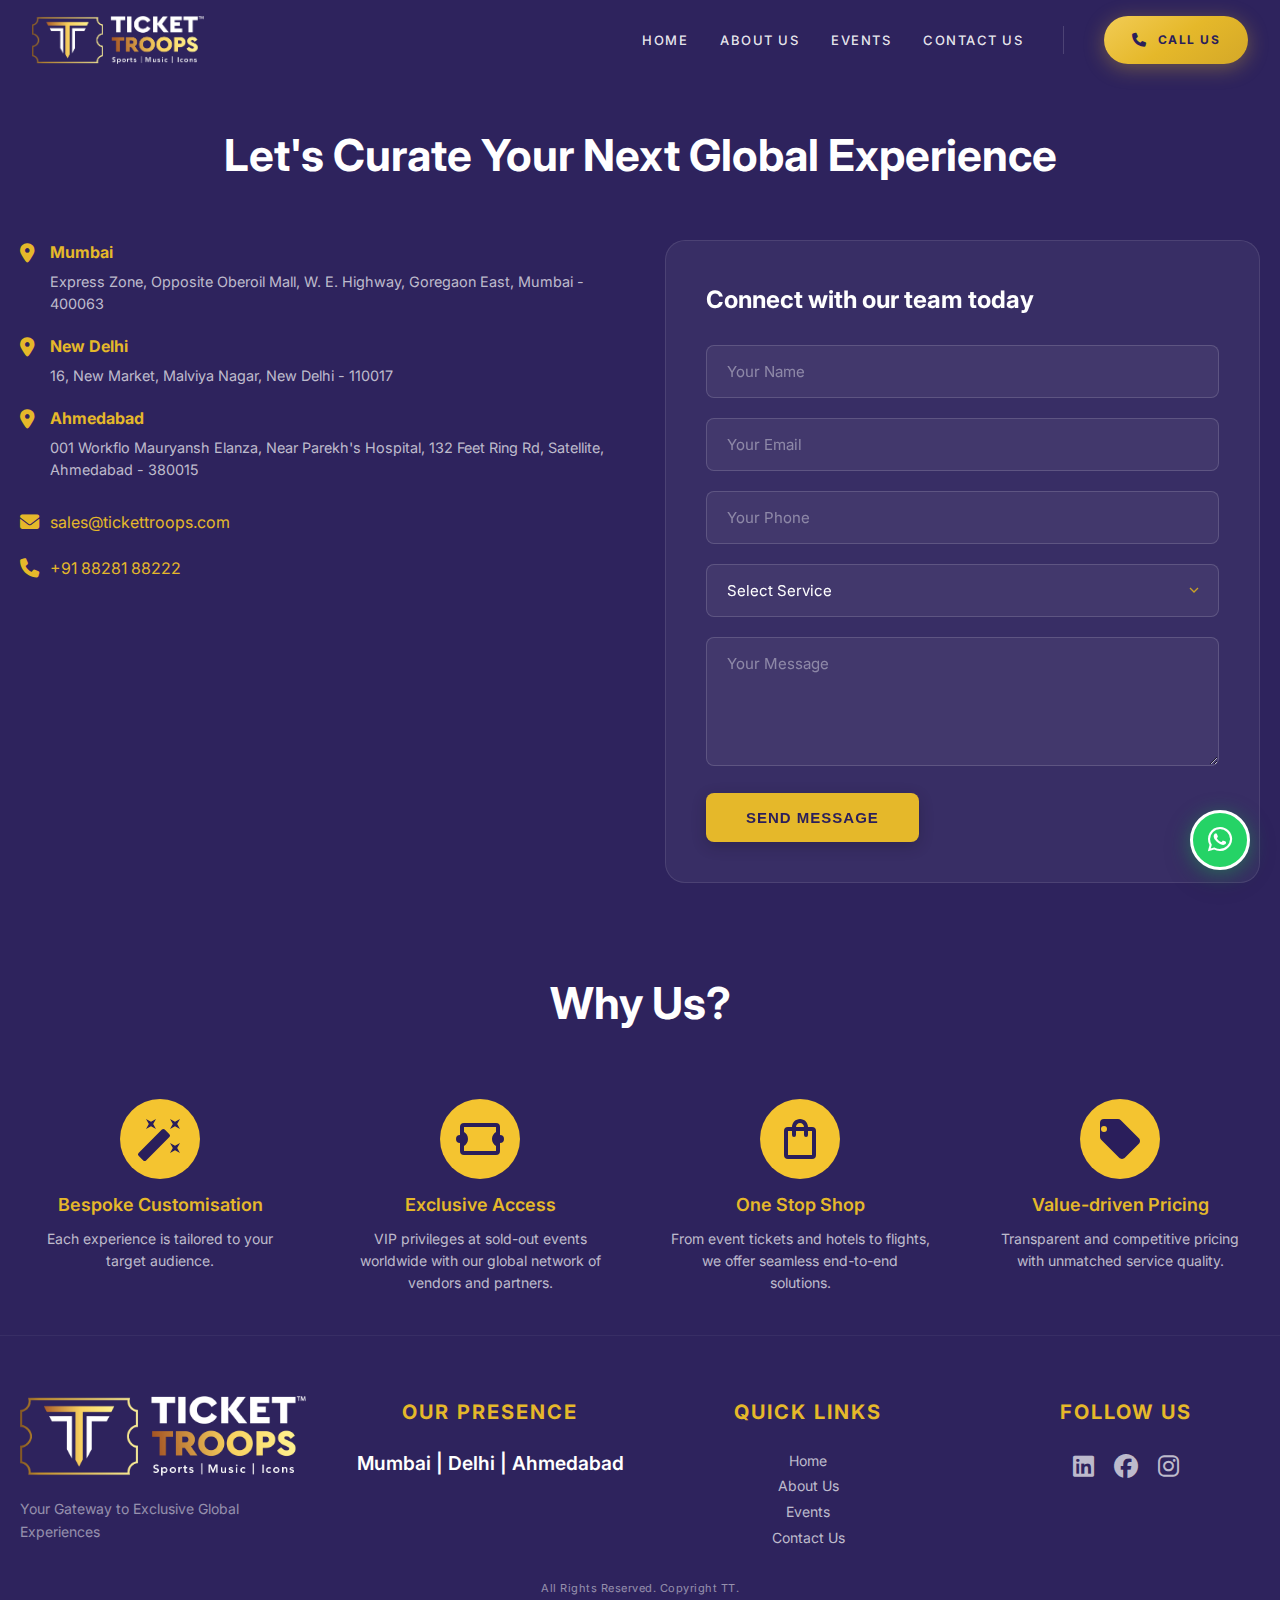
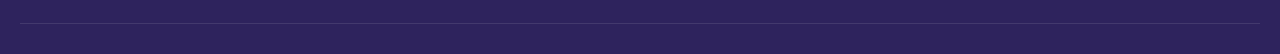
<file: contact.html>
<!DOCTYPE html>
<html lang="en">
<head>
    <meta charset="UTF-8">
    <meta name="viewport" content="width=device-width, initial-scale=1.0, viewport-fit=cover">
    <meta name="theme-color" content="#2e235d">
    <meta name="apple-mobile-web-app-capable" content="yes">
    <meta name="apple-mobile-web-app-status-bar-style" content="black-translucent">
    <meta name="msapplication-navbutton-color" content="#2e235d">
    <title>Contact Us - TicketTroops | Get in Touch for Premium Event Tickets</title>

    <!-- SEO Meta Tags -->
    <meta name="description" content="Contact TicketTroops for premium event tickets. Reach us at our Mumbai, Delhi, or Ahmedabad offices. Email: sales@tickettroops.com | Phone: +91 88281 88222">
    <meta name="keywords" content="contact tickettroops, tickettroops phone, tickettroops email, event tickets inquiry, premium tickets contact">
    <meta name="author" content="TicketTroops">
    <link rel="canonical" href="https://tickettroops.com/contact">

    <!-- Open Graph Meta Tags -->
    <meta property="og:type" content="website">
    <meta property="og:url" content="https://tickettroops.com/contact">
    <meta property="og:title" content="Contact Us - TicketTroops">
    <meta property="og:description" content="Get in touch with TicketTroops for premium event tickets. We're here to help curate your next global experience.">
    <meta property="og:image" content="https://tickettroops.com/images/TTT.png">
    <meta property="og:site_name" content="TicketTroops">

    <!-- Twitter Card Meta Tags -->
    <meta name="twitter:card" content="summary_large_image">
    <meta name="twitter:title" content="Contact Us - TicketTroops">
    <meta name="twitter:description" content="Get in touch with TicketTroops for premium event tickets.">
    <meta name="twitter:image" content="https://tickettroops.com/images/TTT.png">

    <!-- Contact & Business Info -->
    <meta name="contact" content="sales@tickettroops.com">
    <meta name="telephone" content="+91-88281-88222">

    <link rel="icon" type="image/png" sizes="32x32" href="images/favicon-32x32.png">
    <link rel="icon" type="image/png" sizes="192x192" href="images/favicon-192x192.png">
    <link rel="apple-touch-icon" sizes="180x180" href="images/apple-touch-icon.png">
    <link rel="manifest" href="site.webmanifest">
    <style>html { background: #2e235d; }</style>
    <link rel="stylesheet" href="css/style.css">
    <link rel="preconnect" href="https://fonts.googleapis.com">
    <link rel="preconnect" href="https://fonts.gstatic.com" crossorigin>
    <link href="https://fonts.googleapis.com/css2?family=Inter:wght@300;400;500;600;700;800&display=swap" rel="stylesheet">
    <link rel="stylesheet" href="https://cdnjs.cloudflare.com/ajax/libs/font-awesome/6.5.1/css/all.min.css">

    <!-- JSON-LD Structured Data -->
    <script type="application/ld+json">
    {
      "@context": "https://schema.org",
      "@type": "ContactPage",
      "name": "Contact TicketTroops",
      "url": "https://tickettroops.com/contact",
      "mainEntity": {
        "@type": "Organization",
        "name": "TicketTroops",
        "email": "sales@tickettroops.com",
        "telephone": "+91-88281-88222",
        "address": [
          {
            "@type": "PostalAddress",
            "addressLocality": "Mumbai",
            "addressRegion": "Maharashtra",
            "addressCountry": "IN",
            "streetAddress": "Express Zone, Opposite Oberoil Mall, W. E. Highway, Goregaon East",
            "postalCode": "400063"
          },
          {
            "@type": "PostalAddress",
            "addressLocality": "New Delhi",
            "addressCountry": "IN",
            "streetAddress": "16, New Market, Malviya Nagar",
            "postalCode": "110017"
          },
          {
            "@type": "PostalAddress",
            "addressLocality": "Ahmedabad",
            "addressRegion": "Gujarat",
            "addressCountry": "IN",
            "streetAddress": "001 Workflo Mauryansh Elanza, Near Parekh's Hospital, 132 Feet Ring Rd, Satellite",
            "postalCode": "380015"
          }
        ]
      }
    }
    </script>

    <!-- Google Analytics -->
    <script async src="https://www.googletagmanager.com/gtag/js?id=G-QPTQKM77HB"></script>
    <script>
      window.dataLayer = window.dataLayer || [];
      function gtag(){dataLayer.push(arguments);}
      gtag('js', new Date());
      gtag('config', 'G-QPTQKM77HB');
    </script>

    <style>
        /* Contact page specific - add top padding for fixed header */
        .contact-page-hero {
            padding-top: 120px;
        }
        @media (max-width: 900px) {
            .contact-page-hero {
                padding-top: 100px;
            }
        }
        /* Add space between contact form and Why Us section */
        .contact-page-hero + main + .features-section,
        main + .features-section {
            margin-top: 60px;
        }
    </style>
</head>
<body>
    <!-- PREMIUM HEADER -->
    <header class="premium-header" id="header">
        <div class="header-inner">
            <!-- Mobile Menu Button -->
            <button class="mobile-menu-btn" id="mobileMenuBtn" aria-label="Toggle menu">
                <span class="hamburger-line"></span>
            </button>

            <!-- Logo -->
            <a href="/" class="logo">
                <img src="images/TTT.png" alt="Ticket Troops" class="logo-img">
            </a>

            <!-- Navigation Container -->
            <nav class="nav-container">
                <!-- Nav Links -->
                <ul class="nav-links">
                    <li><a href="/">Home</a></li>
                    <li><a href="/about">About Us</a></li>
                    <li><a href="/events">Events</a></li>
                    <li><a href="/contact" class="active">Contact Us</a></li>
                </ul>

                <!-- Divider -->
                <div class="nav-divider"></div>

                <!-- Contact Section -->
                <div class="header-contact">
                    <!-- CTA Button - Phone -->
                    <a href="tel:+918828188222" class="cta-button">
                        <i class="fas fa-phone"></i>
                        <span>Call Us</span>
                    </a>
                </div>
            </nav>
        </div>
    </header>

    <!-- Mobile Menu Overlay -->
    <div class="mobile-menu-overlay" id="mobileMenu">
        <div class="mobile-menu-content">
            <ul class="mobile-nav-links">
                <li><a href="/">Home</a></li>
                <li><a href="/about">About Us</a></li>
                <li><a href="/events">Events</a></li>
                <li><a href="/contact" class="active">Contact Us</a></li>
            </ul>
        </div>
    </div>

    <!-- Main Content -->
    <main>
    <!-- Contact Section -->
    <section class="contact contact-page-hero" id="contact">
        <div class="container">
            <h2 class="section-title-large">Let's Curate Your Next Global Experience</h2>
            <div class="contact-content">
                <div class="contact-info">
                    <div class="office-addresses">
                        <div class="office-item">
                            <i class="fas fa-map-marker-alt"></i>
                            <div class="office-details">
                                <strong>Mumbai</strong>
                                <p>Express Zone, Opposite Oberoil Mall, W. E. Highway, Goregaon East, Mumbai - 400063</p>
                            </div>
                        </div>
                        <div class="office-item">
                            <i class="fas fa-map-marker-alt"></i>
                            <div class="office-details">
                                <strong>New Delhi</strong>
                                <p>16, New Market, Malviya Nagar, New Delhi - 110017</p>
                            </div>
                        </div>
                        <div class="office-item">
                            <i class="fas fa-map-marker-alt"></i>
                            <div class="office-details">
                                <strong>Ahmedabad</strong>
                                <p>001 Workflo Mauryansh Elanza, Near Parekh's Hospital, 132 Feet Ring Rd, Satellite, Ahmedabad - 380015</p>
                            </div>
                        </div>
                    </div>
                    <div class="contact-details">
                        <div class="contact-item">
                            <i class="fas fa-envelope"></i>
                            <a href="mailto:sales@tickettroops.com">sales@tickettroops.com</a>
                        </div>
                        <div class="contact-item">
                            <i class="fas fa-phone"></i>
                            <a href="tel:+918828188222">+91 88281 88222</a>
                        </div>
                    </div>
                </div>
                <div class="contact-form" id="contact-form">
                    <h3>Connect with our team today</h3>
                    <form action="https://api.web3forms.com/submit" method="POST">
                        <input type="hidden" name="access_key" value="dbfdb2cf-1400-4594-a71e-511324ea062d">
                        <input type="hidden" name="subject" value="New Contact Form Submission - Ticket Troops">
                        <input type="hidden" name="from_name" value="Ticket Troops Website">
                        <input type="text" name="name" placeholder="Your Name" required>
                        <input type="email" name="email" placeholder="Your Email" required>
                        <input type="tel" name="phone" placeholder="Your Phone">
                        <select name="service" required>
                            <option value="">Select Service</option>
                            <option value="Sports Events">Sports Events</option>
                            <option value="Music Events">Music Events</option>
                            <option value="Icons Meet & Greet">Icons Meet & Greet</option>
                            <option value="MICE Travel Packages">MICE Travel Packages</option>
                            <option value="Corporate Retreats">Corporate Retreats</option>
                            <option value="Others">Others</option>
                        </select>
                        <textarea name="message" placeholder="Your Message" rows="5" required></textarea>
                        <button type="submit" class="submit-btn">Send Message</button>
                    </form>
                </div>
            </div>
        </div>
    </section>
    </main>

    <!-- Features Section -->
    <section class="features-section">
        <div class="container">
            <h2 class="section-title-large gold" style="margin-bottom: 8px;">Why Us?</h2>
            <div class="features-grid">
                <div class="feature-item">
                    <div class="feature-icon">
                        <svg viewBox="0 0 24 24" fill="currentColor">
                            <path d="M7.5 5.6L10 7 8.6 4.5 10 2 7.5 3.4 5 2l1.4 2.5L5 7zm12 9.8L17 14l1.4 2.5L17 19l2.5-1.4L22 19l-1.4-2.5L22 14zM22 2l-2.5 1.4L17 2l1.4 2.5L17 7l2.5-1.4L22 7l-1.4-2.5zm-7.63 5.29a1 1 0 00-1.41 0L1.29 18.96a1 1 0 000 1.41l2.34 2.34a1 1 0 001.41 0L16.7 11.05a1 1 0 000-1.41l-2.33-2.35z"/>
                        </svg>
                    </div>
                    <h3>Bespoke Customisation</h3>
                    <p>Each experience is tailored to your target audience.</p>
                </div>
                <div class="feature-item">
                    <div class="feature-icon">
                        <svg viewBox="0 0 24 24" fill="currentColor">
                            <path d="M22 10V6a2 2 0 00-2-2H4a2 2 0 00-2 2v4a2 2 0 000 4v4a2 2 0 002 2h16a2 2 0 002-2v-4a2 2 0 000-4zm-2-1.46c-1.19.69-2 1.99-2 3.46s.81 2.77 2 3.46V18H4v-2.54c1.19-.69 2-1.99 2-3.46 0-1.48-.8-2.77-1.99-3.46L4 6h16v2.54z"/>
                        </svg>
                    </div>
                    <h3>Exclusive Access</h3>
                    <p>VIP privileges at sold-out events worldwide with our global network of vendors and partners.</p>
                </div>
                <div class="feature-item">
                    <div class="feature-icon">
                        <svg viewBox="0 0 24 24" fill="currentColor">
                            <path d="M18 6h-2c0-2.21-1.79-4-4-4S8 3.79 8 6H6a2 2 0 00-2 2v12a2 2 0 002 2h12a2 2 0 002-2V8a2 2 0 00-2-2zm-6-2c1.1 0 2 .9 2 2h-4c0-1.1.9-2 2-2zm6 16H6V8h2v2a1 1 0 102 0V8h4v2a1 1 0 102 0V8h2v12z"/>
                        </svg>
                    </div>
                    <h3>One Stop Shop</h3>
                    <p>From event tickets and hotels to flights, we offer seamless end-to-end solutions.</p>
                </div>
                <div class="feature-item">
                    <div class="feature-icon">
                        <svg viewBox="0 0 24 24" fill="currentColor">
                            <path d="M21.41 11.58l-9-9A2 2 0 0011 2H4a2 2 0 00-2 2v7c0 .55.22 1.05.59 1.42l9 9c.36.36.86.58 1.41.58s1.05-.22 1.41-.59l7-7c.37-.36.59-.86.59-1.41s-.23-1.06-.59-1.42zM5.5 7A1.5 1.5 0 114 5.5 1.5 1.5 0 015.5 7z"/>
                        </svg>
                    </div>
                    <h3>Value-driven Pricing</h3>
                    <p>Transparent and competitive pricing with unmatched service quality.</p>
                </div>
            </div>
        </div>
    </section>

    <!-- Footer -->
    <footer class="footer">
        <div class="container">
            <div class="footer-content">
                <div class="footer-brand">
                    <img src="images/TTT.png" alt="Ticket Troops" style="height: 80px; width: auto; margin-bottom: 15px;" loading="lazy">
                    <p>Your Gateway to Exclusive Global Experiences</p>
                </div>
                <div class="footer-middle">
                    <h4>Our Presence</h4>
                    <p>Mumbai | Delhi | Ahmedabad</p>
                </div>
                <div class="footer-links">
                    <h4>Quick Links</h4>
                    <ul>
                        <li><a href="/">Home</a></li>
                        <li><a href="/about">About Us</a></li>
                        <li><a href="/events">Events</a></li>
                        <li><a href="/contact">Contact Us</a></li>
                    </ul>
                </div>
                <div class="footer-socials">
                    <h4>Follow Us</h4>
                    <div class="social-icons">
                        <a href="https://www.linkedin.com/company/tickettroops/about/?viewAsMember=true" target="_blank" rel="noopener noreferrer" aria-label="LinkedIn"><i class="fab fa-linkedin"></i></a>
                        <a href="https://www.facebook.com/profile.php?id=61586498709631" target="_blank" rel="noopener noreferrer" aria-label="Facebook"><i class="fab fa-facebook"></i></a>
                        <a href="https://www.instagram.com/tickettroops/" target="_blank" rel="noopener noreferrer" aria-label="Instagram"><i class="fab fa-instagram"></i></a>
                    </div>
                </div>
            </div>
            <div class="footer-copyright">
                <p>All Rights Reserved. Copyright TT.</p>
            </div>
        </div>
    </footer>

    <!-- Floating WhatsApp Button -->
    <a href="https://wa.me/918828188222" class="whatsapp-float" target="_blank" rel="noopener noreferrer" aria-label="Chat on WhatsApp">
        <i class="fab fa-whatsapp"></i>
        <span>Chat with us</span>
    </a>

    <script src="js/script.js" defer></script>
</body>
</html>
</file>
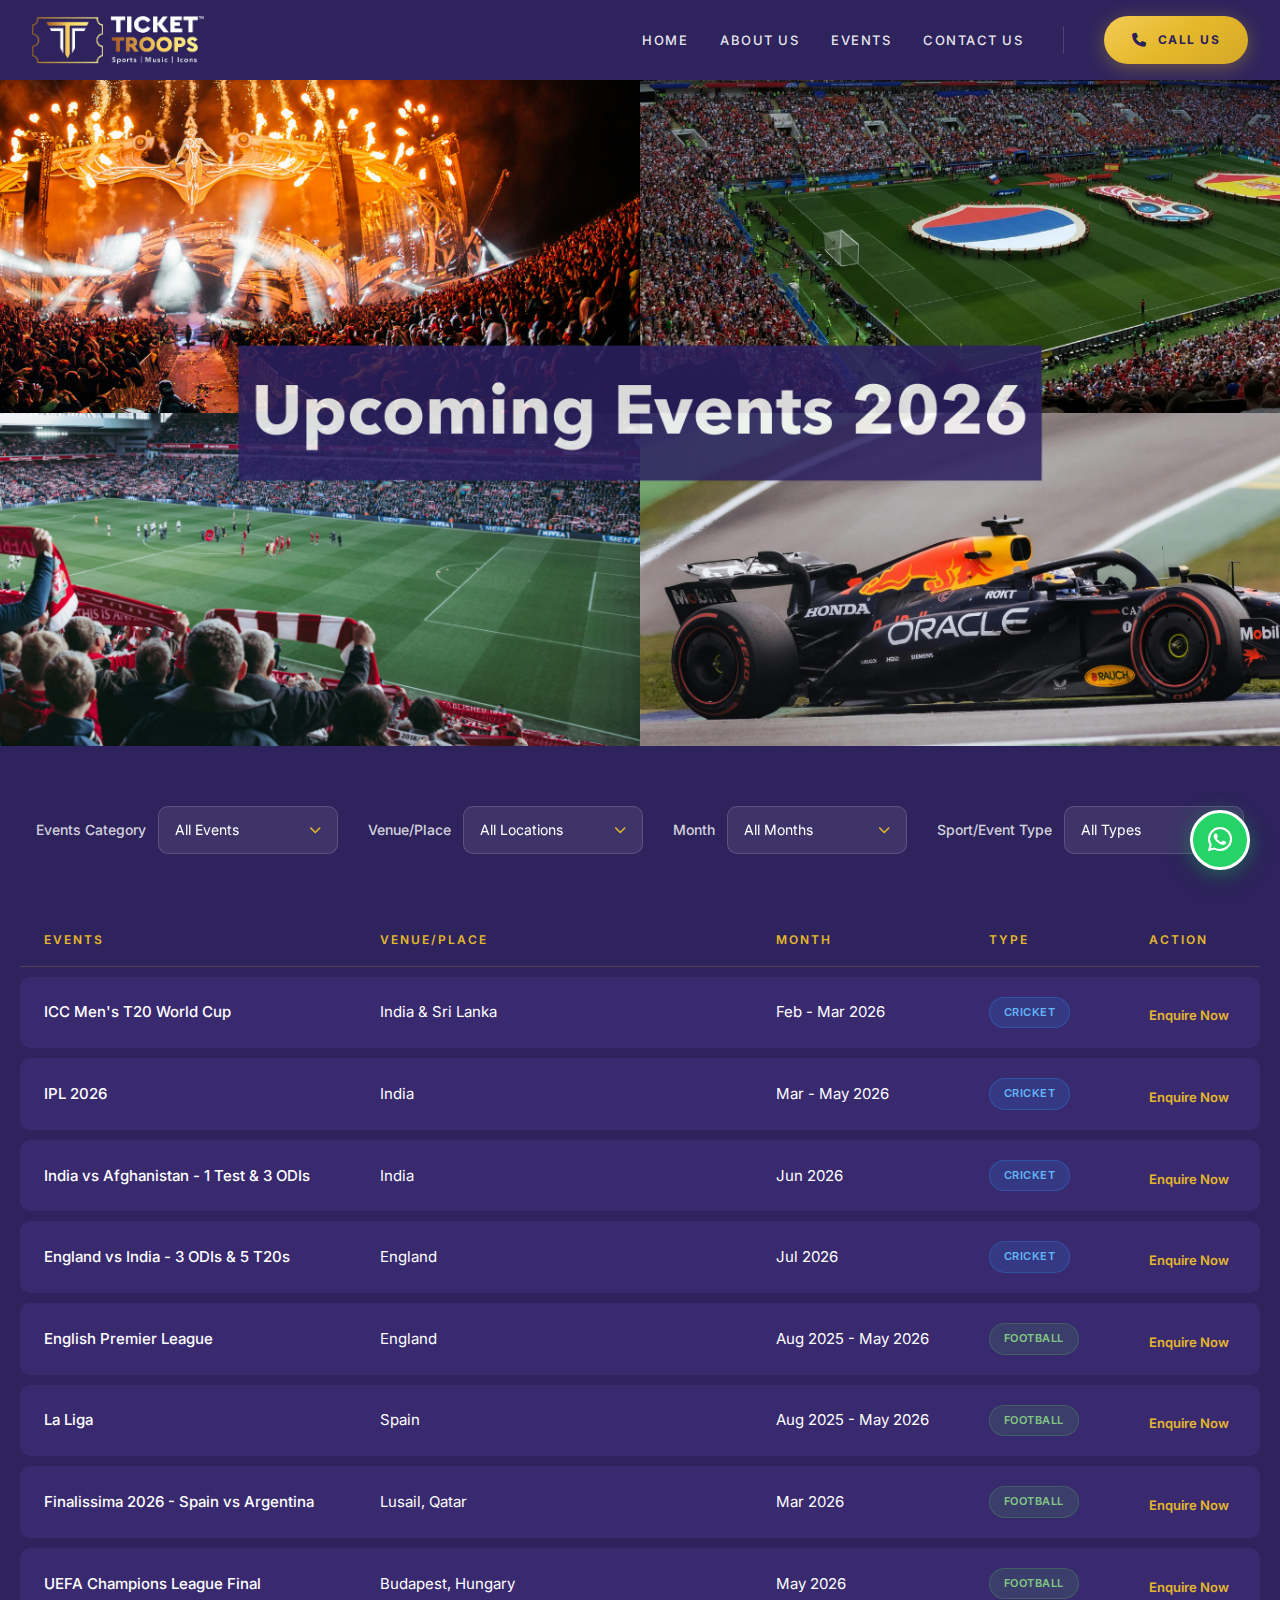
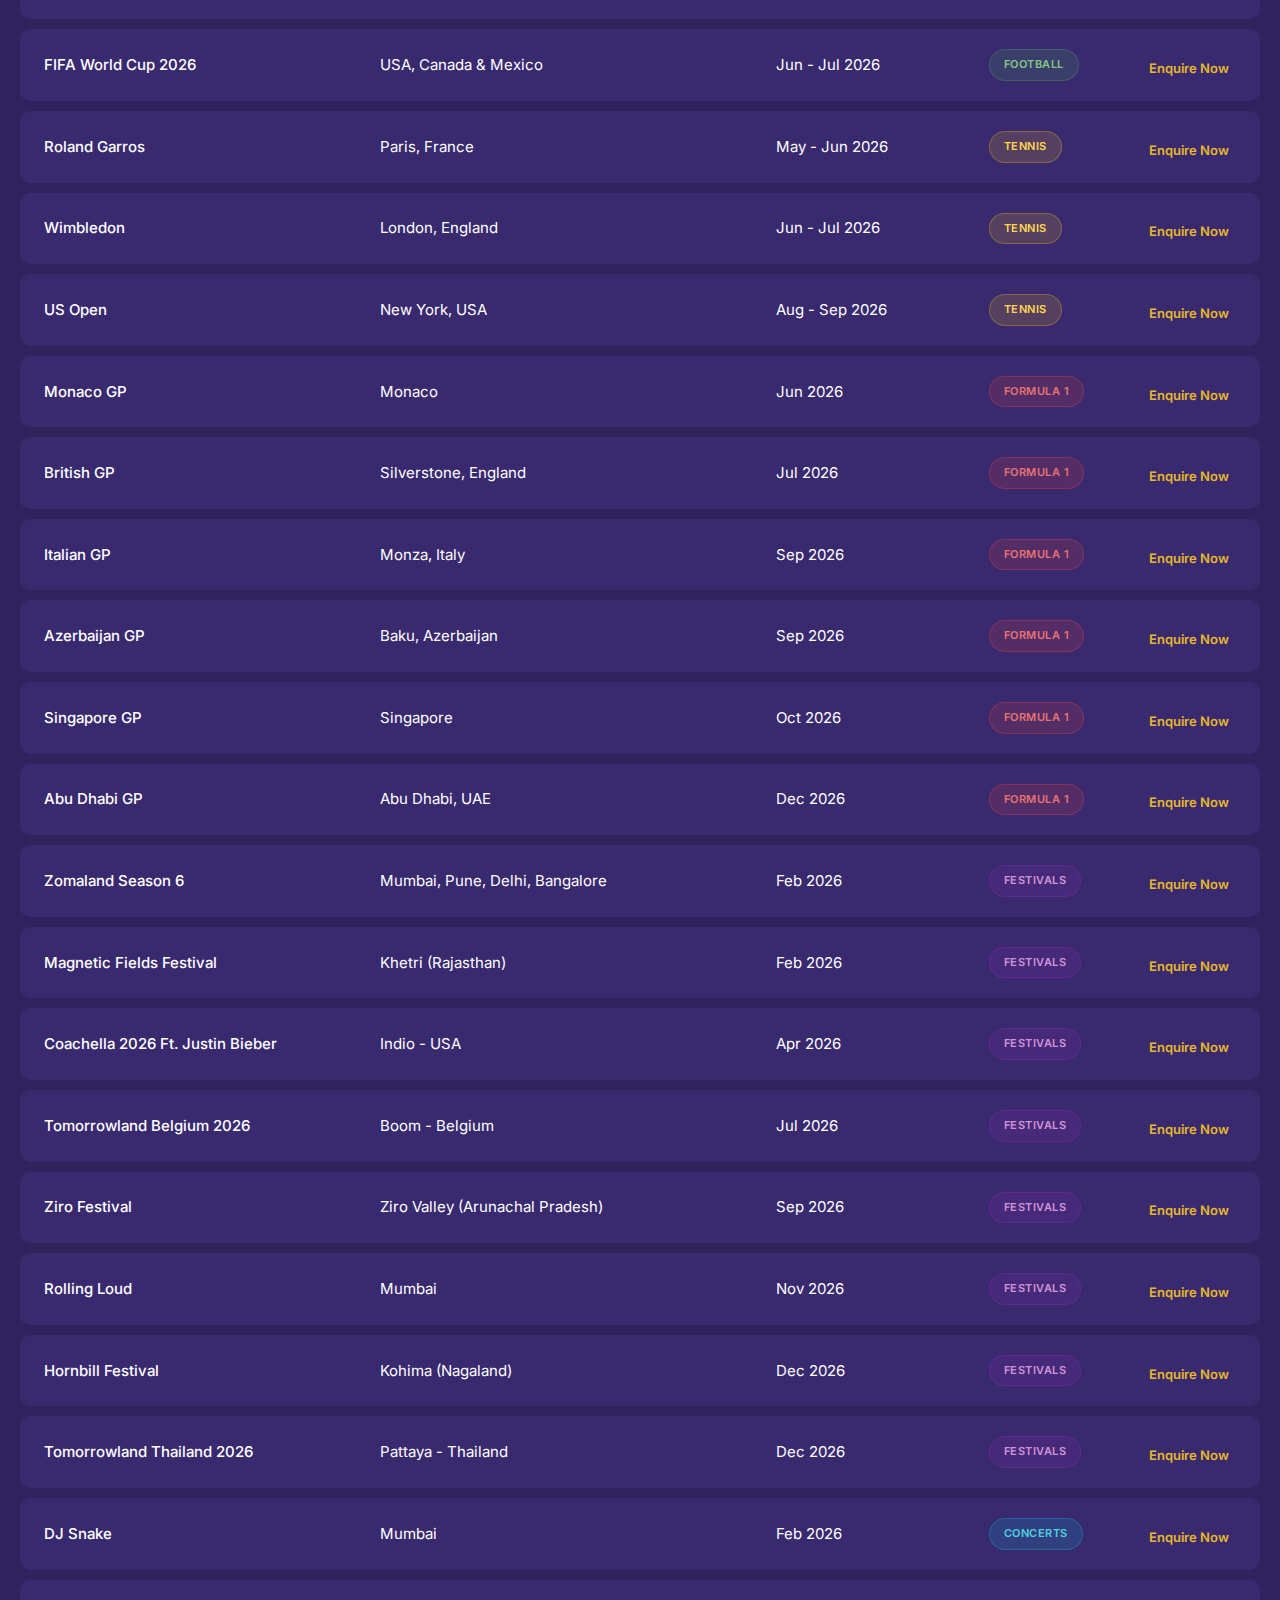
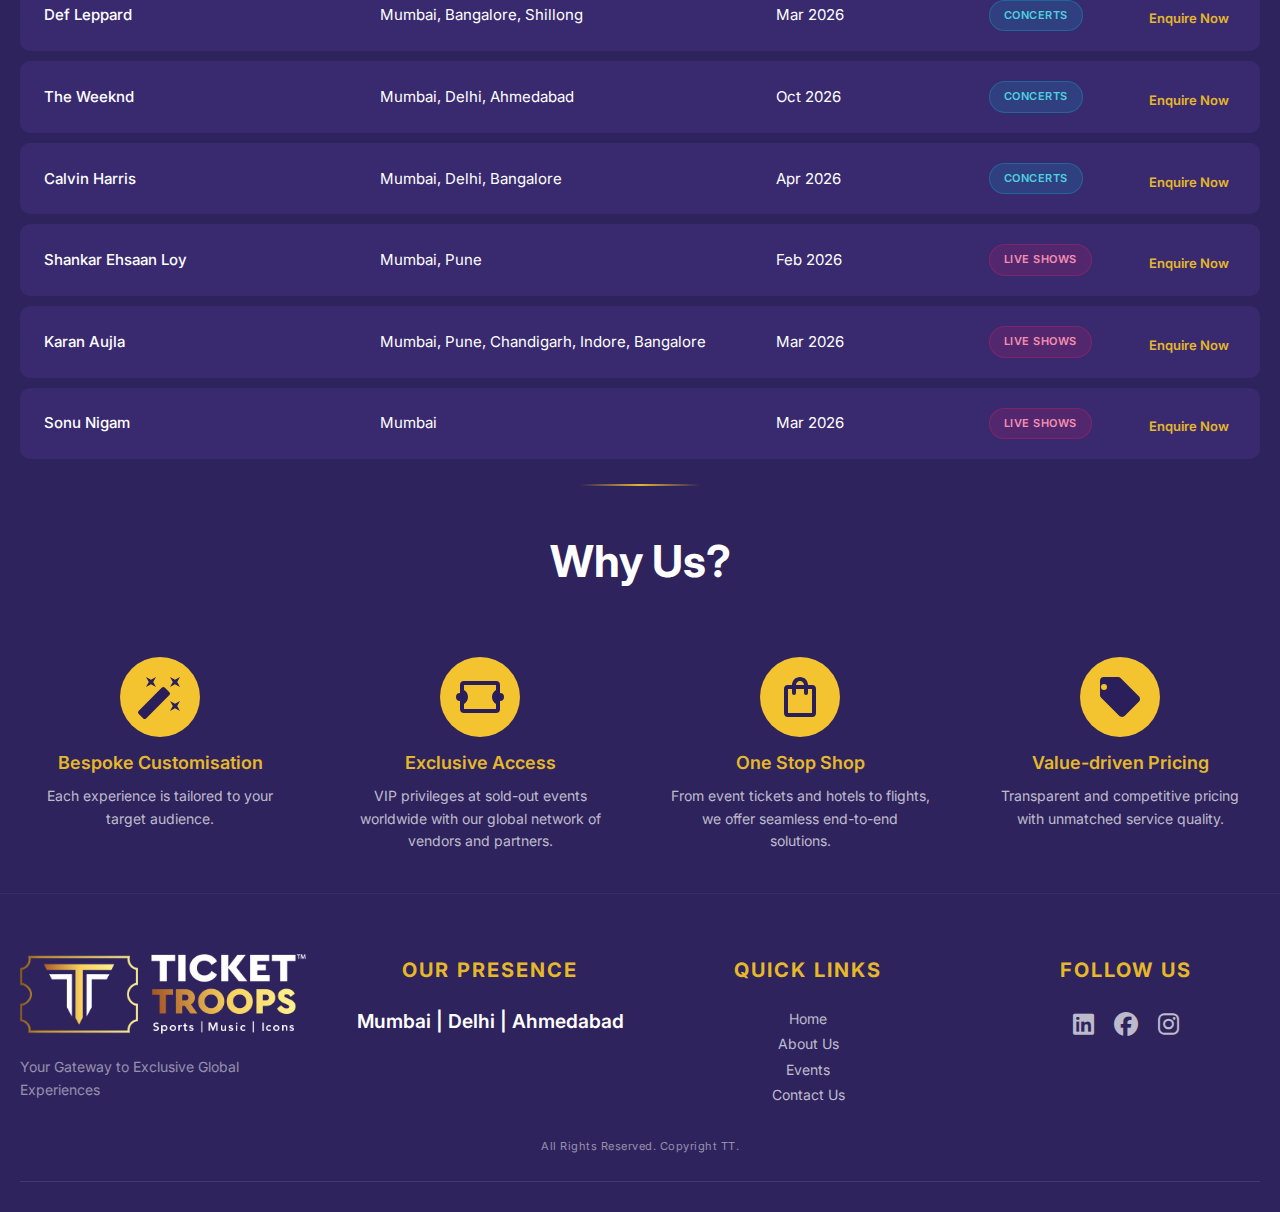
<file: events.html>
<!DOCTYPE html>
<html lang="en">
<head>
    <meta charset="UTF-8">
    <meta name="viewport" content="width=device-width, initial-scale=1.0, viewport-fit=cover">
    <meta name="theme-color" content="#2e235d">
    <meta name="apple-mobile-web-app-capable" content="yes">
    <meta name="apple-mobile-web-app-status-bar-style" content="black-translucent">
    <meta name="msapplication-navbutton-color" content="#2e235d">
    <title>Upcoming Events 2025-26 - IPL, Concerts, Formula 1 Tickets | TicketTroops</title>

    <!-- SEO Meta Tags -->
    <meta name="description" content="Upcoming Sports & Entertainment Events 2025-26 - IPL tickets, ICC T20 World Cup, Formula 1, Sunburn, Lollapalooza, and more premium events. Book exclusive packages with TicketTroops.">
    <meta name="keywords" content="upcoming events 2025, IPL 2026 tickets, ICC T20 World Cup tickets, Formula 1 India, Sunburn 2025, Lollapalooza India, concert tickets, sports events India, entertainment events">
    <meta name="author" content="TicketTroops">
    <link rel="canonical" href="https://tickettroops.com/events">

    <!-- Open Graph Meta Tags -->
    <meta property="og:type" content="website">
    <meta property="og:url" content="https://tickettroops.com/events">
    <meta property="og:title" content="Upcoming Events 2025-26 - Premium Sports & Entertainment Tickets">
    <meta property="og:description" content="IPL, ICC T20 World Cup, Formula 1, Sunburn, Lollapalooza - Book exclusive event packages with TicketTroops.">
    <meta property="og:image" content="https://tickettroops.com/images/TTT.png">
    <meta property="og:site_name" content="TicketTroops">

    <!-- Twitter Card Meta Tags -->
    <meta name="twitter:card" content="summary_large_image">
    <meta name="twitter:title" content="Upcoming Events 2025-26 - Premium Sports & Entertainment Tickets">
    <meta name="twitter:description" content="IPL, ICC T20 World Cup, Formula 1, Sunburn, Lollapalooza - Book exclusive packages.">
    <meta name="twitter:image" content="https://tickettroops.com/images/TTT.png">

    <!-- Contact & Business Info -->
    <meta name="contact" content="sales@tickettroops.com">
    <meta name="telephone" content="+91-88281-88222">

    <link rel="icon" type="image/png" href="images/new_favicon.png">
    <link rel="apple-touch-icon" href="images/new_favicon.png">
    <style>html { background: #2e235d; }</style>
    <link rel="stylesheet" href="css/style.css">
    <link rel="preconnect" href="https://fonts.googleapis.com">
    <link rel="preconnect" href="https://fonts.gstatic.com" crossorigin>
    <link href="https://fonts.googleapis.com/css2?family=Inter:wght@300;400;500;600;700;800&display=swap" rel="stylesheet">
    <link rel="stylesheet" href="https://cdnjs.cloudflare.com/ajax/libs/font-awesome/6.5.1/css/all.min.css">

    <!-- JSON-LD Structured Data -->
    <script type="application/ld+json">
    {
      "@context": "https://schema.org",
      "@type": "Organization",
      "name": "TicketTroops",
      "url": "https://tickettroops.com",
      "logo": "https://tickettroops.com/images/TTT.png",
      "description": "Your Gateway to Exclusive Global Experiences - Premium experiential travel and events company specializing in sports, concerts, and entertainment events.",
      "email": "sales@tickettroops.com",
      "telephone": "+91-88281-88222",
      "address": {
        "@type": "PostalAddress",
        "addressCountry": "IN",
        "addressRegion": "Maharashtra"
      },
      "sameAs": []
    }
    </script>

    <script type="application/ld+json">
    {
      "@context": "https://schema.org",
      "@type": "ItemList",
      "name": "Upcoming Sports and Entertainment Events 2025-26",
      "description": "Premium event tickets for IPL 2026, ICC T20 World Cup, Formula 1, Sunburn, Lollapalooza and more",
      "itemListElement": [
        {
          "@type": "Event",
          "name": "IPL 2026 - Season 19",
          "startDate": "2026-03",
          "endDate": "2026-05",
          "location": {
            "@type": "Place",
            "name": "India"
          },
          "organizer": {
            "@type": "Organization",
            "name": "TicketTroops",
            "url": "https://tickettroops.com"
          }
        },
        {
          "@type": "Event",
          "name": "ICC Men's T20 World Cup",
          "startDate": "2026-02",
          "endDate": "2026-03",
          "location": {
            "@type": "Place",
            "name": "India & Sri Lanka"
          },
          "organizer": {
            "@type": "Organization",
            "name": "TicketTroops",
            "url": "https://tickettroops.com"
          }
        }
      ]
    }
    </script>

    <!-- Google Analytics -->
    <script async src="https://www.googletagmanager.com/gtag/js?id=G-QPTQKM77HB"></script>
    <script>
      window.dataLayer = window.dataLayer || [];
      function gtag(){dataLayer.push(arguments);}
      gtag('js', new Date());
      gtag('config', 'G-QPTQKM77HB');
    </script>
</head>
<body>
    <!-- PREMIUM HEADER -->
    <header class="premium-header" id="header">
        <div class="header-inner">
            <!-- Mobile Menu Button -->
            <button class="mobile-menu-btn" id="mobileMenuBtn" aria-label="Toggle menu">
                <span class="hamburger-line"></span>
            </button>

            <!-- Logo -->
            <a href="/" class="logo">
                <img src="images/TTT.png" alt="Ticket Troops" class="logo-img">
            </a>

            <!-- Navigation Container -->
            <nav class="nav-container">
                <ul class="nav-links">
                    <li><a href="/">Home</a></li>
                    <li><a href="/about">About Us</a></li>
                    <li><a href="/events" class="active">Events</a></li>
                    <li><a href="/contact">Contact Us</a></li>
                </ul>
                <div class="nav-divider"></div>
                <div class="header-contact">
                    <!-- CTA Button - Phone -->
                    <a href="tel:+918828188222" class="cta-button">
                        <i class="fas fa-phone"></i>
                        <span>Call Us</span>
                    </a>
                </div>
            </nav>
        </div>
    </header>

    <!-- Mobile Menu Overlay -->
    <div class="mobile-menu-overlay" id="mobileMenu">
        <div class="mobile-menu-content">
            <ul class="mobile-nav-links">
                <li><a href="/">Home</a></li>
                <li><a href="/about">About Us</a></li>
                <li><a href="/events" class="active">Events</a></li>
                <li><a href="/contact">Contact Us</a></li>
            </ul>
        </div>
    </div>

    <!-- Main Content -->
    <main>
    <!-- Events Hero Section -->
    <section class="events-hero">
        <div class="events-hero-bg">
            <picture>
                <source media="(max-width: 768px)" srcset="images/events/mobile.jpeg">
                <img src="images/events/desktop.png" alt="Upcoming Events" loading="eager">
            </picture>
            <div class="events-hero-overlay"></div>
        </div>

    </section>

    <!-- Upcoming Events -->
    <section class="upcoming-events" id="events">
        <div class="container">
            <!-- Event Filters -->
            <div class="event-filters">
                <div class="filter-group">
                    <span class="filter-label">Events Category</span>
                    <div class="custom-dropdown" id="category-dropdown">
                        <div class="dropdown-selected">
                            <span>All Events</span>
                            <i class="fas fa-chevron-down"></i>
                        </div>
                        <div class="dropdown-options">
                            <div class="dropdown-option active" data-value="all">All Events</div>
                            <div class="dropdown-option" data-value="sports">Sports</div>
                            <div class="dropdown-option" data-value="music">Music</div>
                        </div>
                    </div>
                </div>
                <div class="filter-group">
                    <span class="filter-label">Venue/Place</span>
                    <div class="custom-dropdown" id="location-dropdown">
                        <div class="dropdown-selected">
                            <span>All Locations</span>
                            <i class="fas fa-chevron-down"></i>
                        </div>
                        <div class="dropdown-options">
                            <div class="dropdown-option active" data-value="all">All Locations</div>
                            <!-- Options populated dynamically by JS -->
                        </div>
                    </div>
                </div>
                <div class="filter-group">
                    <span class="filter-label">Month</span>
                    <div class="custom-dropdown" id="month-dropdown">
                        <div class="dropdown-selected">
                            <span>All Months</span>
                            <i class="fas fa-chevron-down"></i>
                        </div>
                        <div class="dropdown-options">
                            <div class="dropdown-option active" data-value="all">All Months</div>
                            <div class="dropdown-option" data-value="Jan 2026">Jan 2026</div>
                            <div class="dropdown-option" data-value="Feb 2026">Feb 2026</div>
                            <div class="dropdown-option" data-value="Mar 2026">Mar 2026</div>
                            <div class="dropdown-option" data-value="Apr 2026">Apr 2026</div>
                            <div class="dropdown-option" data-value="May 2026">May 2026</div>
                            <div class="dropdown-option" data-value="Jun 2026">Jun 2026</div>
                            <div class="dropdown-option" data-value="Jul 2026">Jul 2026</div>
                            <div class="dropdown-option" data-value="Aug 2026">Aug 2026</div>
                            <div class="dropdown-option" data-value="Sep 2026">Sep 2026</div>
                            <div class="dropdown-option" data-value="Oct 2026">Oct 2026</div>
                            <div class="dropdown-option" data-value="Nov 2026">Nov 2026</div>
                            <div class="dropdown-option" data-value="Dec 2026">Dec 2026</div>
                        </div>
                    </div>
                </div>
                <div class="filter-group">
                    <span class="filter-label">Sport/Event Type</span>
                    <div class="custom-dropdown" id="type-dropdown">
                        <div class="dropdown-selected">
                            <span>All Types</span>
                            <i class="fas fa-chevron-down"></i>
                        </div>
                        <div class="dropdown-options">
                            <div class="dropdown-option active" data-value="all">All Types</div>
                            <div class="dropdown-option" data-value="Cricket">Cricket</div>
                            <div class="dropdown-option" data-value="Football">Football</div>
                            <div class="dropdown-option" data-value="Tennis">Tennis</div>
                            <div class="dropdown-option" data-value="Formula 1">Formula 1</div>
                            <div class="dropdown-option" data-value="Concerts">Concerts</div>
                            <div class="dropdown-option" data-value="Festivals">Festivals</div>
                            <div class="dropdown-option" data-value="Live Shows">Live Shows</div>
                        </div>
                    </div>
                </div>
            </div>

            <!-- All Events Table -->
            <div class="events-table tab-content active" id="all-tab">
                <table>
                    <thead>
                        <tr>
                            <th>EVENTS</th>
                            <th>VENUE/PLACE</th>
                            <th>MONTH</th>
                            <th>TYPE</th>
                            <th>ACTION</th>
                        </tr>
                    </thead>
                    <tbody>
                        <!-- Cricket -->
                        <tr>
                            <td>ICC Men's T20 World Cup</td>
                            <td>India & Sri Lanka</td>
                            <td>Feb - Mar 2026</td>
                            <td><span class="event-type sports-cricket">Cricket</span></td>
                            <td><a href="/contact" class="enquire-link">Enquire Now</a></td>
                        </tr>
                        <tr>
                            <td>IPL 2026</td>
                            <td>India</td>
                            <td>Mar - May 2026</td>
                            <td><span class="event-type sports-cricket">Cricket</span></td>
                            <td><a href="/contact" class="enquire-link">Enquire Now</a></td>
                        </tr>
                        <tr>
                            <td>India vs Afghanistan - 1 Test & 3 ODIs</td>
                            <td>India</td>
                            <td>Jun 2026</td>
                            <td><span class="event-type sports-cricket">Cricket</span></td>
                            <td><a href="/contact" class="enquire-link">Enquire Now</a></td>
                        </tr>
                        <tr>
                            <td>England vs India - 3 ODIs & 5 T20s</td>
                            <td>England</td>
                            <td>Jul 2026</td>
                            <td><span class="event-type sports-cricket">Cricket</span></td>
                            <td><a href="/contact" class="enquire-link">Enquire Now</a></td>
                        </tr>
                        <!-- Football -->
                        <tr>
                            <td>English Premier League</td>
                            <td>England</td>
                            <td>Aug 2025 - May 2026</td>
                            <td><span class="event-type sports-football">Football</span></td>
                            <td><a href="/contact" class="enquire-link">Enquire Now</a></td>
                        </tr>
                        <tr>
                            <td>La Liga</td>
                            <td>Spain</td>
                            <td>Aug 2025 - May 2026</td>
                            <td><span class="event-type sports-football">Football</span></td>
                            <td><a href="/contact" class="enquire-link">Enquire Now</a></td>
                        </tr>
                        <tr>
                            <td>Finalissima 2026 - Spain vs Argentina</td>
                            <td>Lusail, Qatar</td>
                            <td>Mar 2026</td>
                            <td><span class="event-type sports-football">Football</span></td>
                            <td><a href="/contact" class="enquire-link">Enquire Now</a></td>
                        </tr>
                        <tr>
                            <td>UEFA Champions League Final</td>
                            <td>Budapest, Hungary</td>
                            <td>May 2026</td>
                            <td><span class="event-type sports-football">Football</span></td>
                            <td><a href="/contact" class="enquire-link">Enquire Now</a></td>
                        </tr>
                        <tr>
                            <td>FIFA World Cup 2026</td>
                            <td>USA, Canada & Mexico</td>
                            <td>Jun - Jul 2026</td>
                            <td><span class="event-type sports-football">Football</span></td>
                            <td><a href="/contact" class="enquire-link">Enquire Now</a></td>
                        </tr>
                        <!-- Tennis -->
                        <tr>
                            <td>Roland Garros</td>
                            <td>Paris, France</td>
                            <td>May - Jun 2026</td>
                            <td><span class="event-type sports-tennis">Tennis</span></td>
                            <td><a href="/contact" class="enquire-link">Enquire Now</a></td>
                        </tr>
                        <tr>
                            <td>Wimbledon</td>
                            <td>London, England</td>
                            <td>Jun - Jul 2026</td>
                            <td><span class="event-type sports-tennis">Tennis</span></td>
                            <td><a href="/contact" class="enquire-link">Enquire Now</a></td>
                        </tr>
                        <tr>
                            <td>US Open</td>
                            <td>New York, USA</td>
                            <td>Aug - Sep 2026</td>
                            <td><span class="event-type sports-tennis">Tennis</span></td>
                            <td><a href="/contact" class="enquire-link">Enquire Now</a></td>
                        </tr>
                        <!-- Formula 1 -->
                        <tr>
                            <td>Monaco GP</td>
                            <td>Monaco</td>
                            <td>Jun 2026</td>
                            <td><span class="event-type sports-f1">Formula 1</span></td>
                            <td><a href="/contact" class="enquire-link">Enquire Now</a></td>
                        </tr>
                        <tr>
                            <td>British GP</td>
                            <td>Silverstone, England</td>
                            <td>Jul 2026</td>
                            <td><span class="event-type sports-f1">Formula 1</span></td>
                            <td><a href="/contact" class="enquire-link">Enquire Now</a></td>
                        </tr>
                        <tr>
                            <td>Italian GP</td>
                            <td>Monza, Italy</td>
                            <td>Sep 2026</td>
                            <td><span class="event-type sports-f1">Formula 1</span></td>
                            <td><a href="/contact" class="enquire-link">Enquire Now</a></td>
                        </tr>
                        <tr>
                            <td>Azerbaijan GP</td>
                            <td>Baku, Azerbaijan</td>
                            <td>Sep 2026</td>
                            <td><span class="event-type sports-f1">Formula 1</span></td>
                            <td><a href="/contact" class="enquire-link">Enquire Now</a></td>
                        </tr>
                        <tr>
                            <td>Singapore GP</td>
                            <td>Singapore</td>
                            <td>Oct 2026</td>
                            <td><span class="event-type sports-f1">Formula 1</span></td>
                            <td><a href="/contact" class="enquire-link">Enquire Now</a></td>
                        </tr>
                        <tr>
                            <td>Abu Dhabi GP</td>
                            <td>Abu Dhabi, UAE</td>
                            <td>Dec 2026</td>
                            <td><span class="event-type sports-f1">Formula 1</span></td>
                            <td><a href="/contact" class="enquire-link">Enquire Now</a></td>
                        </tr>
                        <!-- Festivals -->
                        <tr>
                            <td>Zomaland Season 6</td>
                            <td>Mumbai, Pune, Delhi, Bangalore</td>
                            <td>Feb 2026</td>
                            <td><span class="event-type music-festival">Festivals</span></td>
                            <td><a href="/contact" class="enquire-link">Enquire Now</a></td>
                        </tr>
                        <tr>
                            <td>Magnetic Fields Festival</td>
                            <td>Khetri (Rajasthan)</td>
                            <td>Feb 2026</td>
                            <td><span class="event-type music-festival">Festivals</span></td>
                            <td><a href="/contact" class="enquire-link">Enquire Now</a></td>
                        </tr>
                        <tr>
                            <td>Coachella 2026 Ft. Justin Bieber</td>
                            <td>Indio - USA</td>
                            <td>Apr 2026</td>
                            <td><span class="event-type music-festival">Festivals</span></td>
                            <td><a href="/contact" class="enquire-link">Enquire Now</a></td>
                        </tr>
                        <tr>
                            <td>Tomorrowland Belgium 2026</td>
                            <td>Boom - Belgium</td>
                            <td>Jul 2026</td>
                            <td><span class="event-type music-festival">Festivals</span></td>
                            <td><a href="/contact" class="enquire-link">Enquire Now</a></td>
                        </tr>
                        <tr>
                            <td>Ziro Festival</td>
                            <td>Ziro Valley (Arunachal Pradesh)</td>
                            <td>Sep 2026</td>
                            <td><span class="event-type music-festival">Festivals</span></td>
                            <td><a href="/contact" class="enquire-link">Enquire Now</a></td>
                        </tr>
                        <tr>
                            <td>Rolling Loud</td>
                            <td>Mumbai</td>
                            <td>Nov 2026</td>
                            <td><span class="event-type music-festival">Festivals</span></td>
                            <td><a href="/contact" class="enquire-link">Enquire Now</a></td>
                        </tr>
                        <tr>
                            <td>Hornbill Festival</td>
                            <td>Kohima (Nagaland)</td>
                            <td>Dec 2026</td>
                            <td><span class="event-type music-festival">Festivals</span></td>
                            <td><a href="/contact" class="enquire-link">Enquire Now</a></td>
                        </tr>
                        <tr>
                            <td>Tomorrowland Thailand 2026</td>
                            <td>Pattaya - Thailand</td>
                            <td>Dec 2026</td>
                            <td><span class="event-type music-festival">Festivals</span></td>
                            <td><a href="/contact" class="enquire-link">Enquire Now</a></td>
                        </tr>
                        <!-- Concerts -->
                        <tr>
                            <td>DJ Snake</td>
                            <td>Mumbai</td>
                            <td>Feb 2026</td>
                            <td><span class="event-type music-concert">Concerts</span></td>
                            <td><a href="/contact" class="enquire-link">Enquire Now</a></td>
                        </tr>
                        <tr>
                            <td>Def Leppard</td>
                            <td>Mumbai, Bangalore, Shillong</td>
                            <td>Mar 2026</td>
                            <td><span class="event-type music-concert">Concerts</span></td>
                            <td><a href="/contact" class="enquire-link">Enquire Now</a></td>
                        </tr>
                        <tr>
                            <td>The Weeknd</td>
                            <td>Mumbai, Delhi, Ahmedabad</td>
                            <td>Oct 2026</td>
                            <td><span class="event-type music-concert">Concerts</span></td>
                            <td><a href="/contact" class="enquire-link">Enquire Now</a></td>
                        </tr>
                        <tr>
                            <td>Calvin Harris</td>
                            <td>Mumbai, Delhi, Bangalore</td>
                            <td>Apr 2026</td>
                            <td><span class="event-type music-concert">Concerts</span></td>
                            <td><a href="/contact" class="enquire-link">Enquire Now</a></td>
                        </tr>
                        <!-- Live Shows -->
                        <tr>
                            <td>Shankar Ehsaan Loy</td>
                            <td>Mumbai, Pune</td>
                            <td>Feb 2026</td>
                            <td><span class="event-type music-live-show">Live Shows</span></td>
                            <td><a href="/contact" class="enquire-link">Enquire Now</a></td>
                        </tr>
                        <tr>
                            <td>Karan Aujla</td>
                            <td>Mumbai, Pune, Chandigarh, Indore, Bangalore</td>
                            <td>Mar 2026</td>
                            <td><span class="event-type music-live-show">Live Shows</span></td>
                            <td><a href="/contact" class="enquire-link">Enquire Now</a></td>
                        </tr>
                        <tr>
                            <td>Sonu Nigam</td>
                            <td>Mumbai</td>
                            <td>Mar 2026</td>
                            <td><span class="event-type music-live-show">Live Shows</span></td>
                            <td><a href="/contact" class="enquire-link">Enquire Now</a></td>
                        </tr>
                    </tbody>
                </table>
            </div>

            <!-- Sports Events Table -->
            <div class="events-table tab-content" id="sports-tab">
                <table>
                    <thead>
                        <tr>
                            <th>EVENTS</th>
                            <th>VENUE/PLACE</th>
                            <th>MONTH</th>
                            <th>TYPE</th>
                            <th>ACTION</th>
                        </tr>
                    </thead>
                    <tbody>
                        <!-- Cricket -->
                        <tr>
                            <td>ICC Men's T20 World Cup</td>
                            <td>India & Sri Lanka</td>
                            <td>Feb - Mar 2026</td>
                            <td><span class="event-type sports-cricket">Cricket</span></td>
                            <td><a href="/contact" class="enquire-link">Enquire Now</a></td>
                        </tr>
                        <tr>
                            <td>IPL 2026</td>
                            <td>India</td>
                            <td>Mar - May 2026</td>
                            <td><span class="event-type sports-cricket">Cricket</span></td>
                            <td><a href="/contact" class="enquire-link">Enquire Now</a></td>
                        </tr>
                        <tr>
                            <td>India vs Afghanistan - 1 Test & 3 ODIs</td>
                            <td>India</td>
                            <td>Jun 2026</td>
                            <td><span class="event-type sports-cricket">Cricket</span></td>
                            <td><a href="/contact" class="enquire-link">Enquire Now</a></td>
                        </tr>
                        <tr>
                            <td>England vs India - 3 ODIs & 5 T20s</td>
                            <td>England</td>
                            <td>Jul 2026</td>
                            <td><span class="event-type sports-cricket">Cricket</span></td>
                            <td><a href="/contact" class="enquire-link">Enquire Now</a></td>
                        </tr>
                        <!-- Football -->
                        <tr>
                            <td>English Premier League</td>
                            <td>England</td>
                            <td>Aug 2025 - May 2026</td>
                            <td><span class="event-type sports-football">Football</span></td>
                            <td><a href="/contact" class="enquire-link">Enquire Now</a></td>
                        </tr>
                        <tr>
                            <td>La Liga</td>
                            <td>Spain</td>
                            <td>Aug 2025 - May 2026</td>
                            <td><span class="event-type sports-football">Football</span></td>
                            <td><a href="/contact" class="enquire-link">Enquire Now</a></td>
                        </tr>
                        <tr>
                            <td>Finalissima 2026 - Spain vs Argentina</td>
                            <td>Lusail, Qatar</td>
                            <td>Mar 2026</td>
                            <td><span class="event-type sports-football">Football</span></td>
                            <td><a href="/contact" class="enquire-link">Enquire Now</a></td>
                        </tr>
                        <tr>
                            <td>UEFA Champions League Final</td>
                            <td>Budapest, Hungary</td>
                            <td>May 2026</td>
                            <td><span class="event-type sports-football">Football</span></td>
                            <td><a href="/contact" class="enquire-link">Enquire Now</a></td>
                        </tr>
                        <tr>
                            <td>FIFA World Cup 2026</td>
                            <td>USA, Canada & Mexico</td>
                            <td>Jun - Jul 2026</td>
                            <td><span class="event-type sports-football">Football</span></td>
                            <td><a href="/contact" class="enquire-link">Enquire Now</a></td>
                        </tr>
                        <!-- Tennis -->
                        <tr>
                            <td>Roland Garros</td>
                            <td>Paris, France</td>
                            <td>May - Jun 2026</td>
                            <td><span class="event-type sports-tennis">Tennis</span></td>
                            <td><a href="/contact" class="enquire-link">Enquire Now</a></td>
                        </tr>
                        <tr>
                            <td>Wimbledon</td>
                            <td>London, England</td>
                            <td>Jun - Jul 2026</td>
                            <td><span class="event-type sports-tennis">Tennis</span></td>
                            <td><a href="/contact" class="enquire-link">Enquire Now</a></td>
                        </tr>
                        <tr>
                            <td>US Open</td>
                            <td>New York, USA</td>
                            <td>Aug - Sep 2026</td>
                            <td><span class="event-type sports-tennis">Tennis</span></td>
                            <td><a href="/contact" class="enquire-link">Enquire Now</a></td>
                        </tr>
                        <!-- Formula 1 -->
                        <tr>
                            <td>Monaco GP</td>
                            <td>Monaco</td>
                            <td>Jun 2026</td>
                            <td><span class="event-type sports-f1">Formula 1</span></td>
                            <td><a href="/contact" class="enquire-link">Enquire Now</a></td>
                        </tr>
                        <tr>
                            <td>British GP</td>
                            <td>Silverstone, England</td>
                            <td>Jul 2026</td>
                            <td><span class="event-type sports-f1">Formula 1</span></td>
                            <td><a href="/contact" class="enquire-link">Enquire Now</a></td>
                        </tr>
                        <tr>
                            <td>Italian GP</td>
                            <td>Monza, Italy</td>
                            <td>Sep 2026</td>
                            <td><span class="event-type sports-f1">Formula 1</span></td>
                            <td><a href="/contact" class="enquire-link">Enquire Now</a></td>
                        </tr>
                        <tr>
                            <td>Azerbaijan GP</td>
                            <td>Baku, Azerbaijan</td>
                            <td>Sep 2026</td>
                            <td><span class="event-type sports-f1">Formula 1</span></td>
                            <td><a href="/contact" class="enquire-link">Enquire Now</a></td>
                        </tr>
                        <tr>
                            <td>Singapore GP</td>
                            <td>Singapore</td>
                            <td>Oct 2026</td>
                            <td><span class="event-type sports-f1">Formula 1</span></td>
                            <td><a href="/contact" class="enquire-link">Enquire Now</a></td>
                        </tr>
                        <tr>
                            <td>Abu Dhabi GP</td>
                            <td>Abu Dhabi, UAE</td>
                            <td>Dec 2026</td>
                            <td><span class="event-type sports-f1">Formula 1</span></td>
                            <td><a href="/contact" class="enquire-link">Enquire Now</a></td>
                        </tr>
                    </tbody>
                </table>
            </div>

            <!-- Music Events Table -->
            <div class="events-table tab-content" id="music-tab">
                <table>
                    <thead>
                        <tr>
                            <th>EVENT / ARTIST</th>
                            <th>LOCATION</th>
                            <th>MONTH</th>
                            <th>TYPE</th>
                            <th>ACTION</th>
                        </tr>
                    </thead>
                    <tbody>
                        <!-- Festivals -->
                        <tr>
                            <td>Zomaland Season 6</td>
                            <td>Mumbai, Pune, Delhi, Bangalore</td>
                            <td>Feb 2026</td>
                            <td><span class="event-type music-festival">Festivals</span></td>
                            <td><a href="/contact" class="enquire-link">Enquire Now</a></td>
                        </tr>
                        <tr>
                            <td>Magnetic Fields Festival</td>
                            <td>Khetri (Rajasthan)</td>
                            <td>Feb 2026</td>
                            <td><span class="event-type music-festival">Festivals</span></td>
                            <td><a href="/contact" class="enquire-link">Enquire Now</a></td>
                        </tr>
                        <tr>
                            <td>Coachella 2026 Ft. Justin Bieber</td>
                            <td>Indio - USA</td>
                            <td>Apr 2026</td>
                            <td><span class="event-type music-festival">Festivals</span></td>
                            <td><a href="/contact" class="enquire-link">Enquire Now</a></td>
                        </tr>
                        <tr>
                            <td>Tomorrowland Belgium 2026</td>
                            <td>Boom - Belgium</td>
                            <td>Jul 2026</td>
                            <td><span class="event-type music-festival">Festivals</span></td>
                            <td><a href="/contact" class="enquire-link">Enquire Now</a></td>
                        </tr>
                        <tr>
                            <td>Ziro Festival</td>
                            <td>Ziro Valley (Arunachal Pradesh)</td>
                            <td>Sep 2026</td>
                            <td><span class="event-type music-festival">Festivals</span></td>
                            <td><a href="/contact" class="enquire-link">Enquire Now</a></td>
                        </tr>
                        <tr>
                            <td>Rolling Loud</td>
                            <td>Mumbai</td>
                            <td>Nov 2026</td>
                            <td><span class="event-type music-festival">Festivals</span></td>
                            <td><a href="/contact" class="enquire-link">Enquire Now</a></td>
                        </tr>
                        <tr>
                            <td>Hornbill Festival</td>
                            <td>Kohima (Nagaland)</td>
                            <td>Dec 2026</td>
                            <td><span class="event-type music-festival">Festivals</span></td>
                            <td><a href="/contact" class="enquire-link">Enquire Now</a></td>
                        </tr>
                        <tr>
                            <td>Tomorrowland Thailand 2026</td>
                            <td>Pattaya - Thailand</td>
                            <td>Dec 2026</td>
                            <td><span class="event-type music-festival">Festivals</span></td>
                            <td><a href="/contact" class="enquire-link">Enquire Now</a></td>
                        </tr>
                        <!-- International Bands -->
                        <tr>
                            <td>DJ Snake</td>
                            <td>Mumbai</td>
                            <td>Feb 2026</td>
                            <td><span class="event-type music-concert">Concerts</span></td>
                            <td><a href="/contact" class="enquire-link">Enquire Now</a></td>
                        </tr>
                        <tr>
                            <td>Def Leppard</td>
                            <td>Mumbai, Bangalore, Shillong</td>
                            <td>Mar 2026</td>
                            <td><span class="event-type music-concert">Concerts</span></td>
                            <td><a href="/contact" class="enquire-link">Enquire Now</a></td>
                        </tr>
                        <tr>
                            <td>The Weeknd</td>
                            <td>Mumbai, Delhi, Ahmedabad</td>
                            <td>Oct 2026</td>
                            <td><span class="event-type music-concert">Concerts</span></td>
                            <td><a href="/contact" class="enquire-link">Enquire Now</a></td>
                        </tr>
                        <!-- International Artists -->
                        <tr>
                            <td>Calvin Harris</td>
                            <td>Mumbai, Delhi, Bangalore</td>
                            <td>Apr 2026</td>
                            <td><span class="event-type music-concert">Concerts</span></td>
                            <td><a href="/contact" class="enquire-link">Enquire Now</a></td>
                        </tr>
                        <!-- Bollywood -->
                        <tr>
                            <td>Shankar Ehsaan Loy</td>
                            <td>Mumbai, Pune</td>
                            <td>Feb 2026</td>
                            <td><span class="event-type music-live-show">Live Shows</span></td>
                            <td><a href="/contact" class="enquire-link">Enquire Now</a></td>
                        </tr>
                        <tr>
                            <td>Karan Aujla</td>
                            <td>Mumbai, Pune, Chandigarh, Indore, Bangalore</td>
                            <td>Mar 2026</td>
                            <td><span class="event-type music-live-show">Live Shows</span></td>
                            <td><a href="/contact" class="enquire-link">Enquire Now</a></td>
                        </tr>
                        <tr>
                            <td>Sonu Nigam</td>
                            <td>Mumbai</td>
                            <td>Mar 2026</td>
                            <td><span class="event-type music-live-show">Live Shows</span></td>
                            <td><a href="/contact" class="enquire-link">Enquire Now</a></td>
                        </tr>
                    </tbody>
                </table>
            </div>
        </div>
    </section>

    </main>

    <!-- Gold Divider -->
    <div class="section-divider">
        <div class="divider-line"></div>
    </div>

    <!-- Features Section -->
    <section class="features-section">
        <div class="container">
            <h2 class="section-title-large gold" style="margin-bottom: 8px;">Why Us?</h2>
            <div class="features-grid">
                <div class="feature-item">
                    <div class="feature-icon">
                        <svg viewBox="0 0 24 24" fill="currentColor">
                            <path d="M7.5 5.6L10 7 8.6 4.5 10 2 7.5 3.4 5 2l1.4 2.5L5 7zm12 9.8L17 14l1.4 2.5L17 19l2.5-1.4L22 19l-1.4-2.5L22 14zM22 2l-2.5 1.4L17 2l1.4 2.5L17 7l2.5-1.4L22 7l-1.4-2.5zm-7.63 5.29a1 1 0 00-1.41 0L1.29 18.96a1 1 0 000 1.41l2.34 2.34a1 1 0 001.41 0L16.7 11.05a1 1 0 000-1.41l-2.33-2.35z"/>
                        </svg>
                    </div>
                    <h3>Bespoke Customisation</h3>
                    <p>Each experience is tailored to your target audience.</p>
                </div>
                <div class="feature-item">
                    <div class="feature-icon">
                        <svg viewBox="0 0 24 24" fill="currentColor">
                            <path d="M22 10V6a2 2 0 00-2-2H4a2 2 0 00-2 2v4a2 2 0 000 4v4a2 2 0 002 2h16a2 2 0 002-2v-4a2 2 0 000-4zm-2-1.46c-1.19.69-2 1.99-2 3.46s.81 2.77 2 3.46V18H4v-2.54c1.19-.69 2-1.99 2-3.46 0-1.48-.8-2.77-1.99-3.46L4 6h16v2.54z"/>
                        </svg>
                    </div>
                    <h3>Exclusive Access</h3>
                    <p>VIP privileges at sold-out events worldwide with our global network of vendors and partners.</p>
                </div>
                <div class="feature-item">
                    <div class="feature-icon">
                        <svg viewBox="0 0 24 24" fill="currentColor">
                            <path d="M18 6h-2c0-2.21-1.79-4-4-4S8 3.79 8 6H6a2 2 0 00-2 2v12a2 2 0 002 2h12a2 2 0 002-2V8a2 2 0 00-2-2zm-6-2c1.1 0 2 .9 2 2h-4c0-1.1.9-2 2-2zm6 16H6V8h2v2a1 1 0 102 0V8h4v2a1 1 0 102 0V8h2v12z"/>
                        </svg>
                    </div>
                    <h3>One Stop Shop</h3>
                    <p>From event tickets and hotels to flights, we offer seamless end-to-end solutions.</p>
                </div>
                <div class="feature-item">
                    <div class="feature-icon">
                        <svg viewBox="0 0 24 24" fill="currentColor">
                            <path d="M21.41 11.58l-9-9A2 2 0 0011 2H4a2 2 0 00-2 2v7c0 .55.22 1.05.59 1.42l9 9c.36.36.86.58 1.41.58s1.05-.22 1.41-.59l7-7c.37-.36.59-.86.59-1.41s-.23-1.06-.59-1.42zM5.5 7A1.5 1.5 0 114 5.5 1.5 1.5 0 015.5 7z"/>
                        </svg>
                    </div>
                    <h3>Value-driven Pricing</h3>
                    <p>Transparent and competitive pricing with unmatched service quality.</p>
                </div>
            </div>
        </div>
    </section>

    <!-- Footer -->
    <footer class="footer">
        <div class="container">
            <div class="footer-content">
                <div class="footer-brand">
                    <img src="images/TTT.png" alt="Ticket Troops" style="height: 80px; width: auto; margin-bottom: 15px;" loading="lazy">
                    <p>Your Gateway to Exclusive Global Experiences</p>
                </div>
                <div class="footer-middle">
                    <h4>Our Presence</h4>
                    <p>Mumbai | Delhi | Ahmedabad</p>
                </div>
                <div class="footer-links">
                    <h4>Quick Links</h4>
                    <ul>
                        <li><a href="/">Home</a></li>
                        <li><a href="/about">About Us</a></li>
                        <li><a href="/events">Events</a></li>
                        <li><a href="/contact">Contact Us</a></li>
                    </ul>
                </div>
                <div class="footer-socials">
                    <h4>Follow Us</h4>
                    <div class="social-icons">
                        <a href="https://www.linkedin.com/company/tickettroops/about/?viewAsMember=true" target="_blank" rel="noopener noreferrer" aria-label="LinkedIn"><i class="fab fa-linkedin"></i></a>
                        <a href="https://www.facebook.com/profile.php?id=61586498709631" target="_blank" rel="noopener noreferrer" aria-label="Facebook"><i class="fab fa-facebook"></i></a>
                        <a href="https://www.instagram.com/tickettroops/" target="_blank" rel="noopener noreferrer" aria-label="Instagram"><i class="fab fa-instagram"></i></a>
                    </div>
                </div>
            </div>
            <div class="footer-copyright">
                <p>All Rights Reserved. Copyright TT.</p>
            </div>
        </div>
    </footer>

    <!-- Floating WhatsApp Button -->
    <a href="https://wa.me/918828188222" class="whatsapp-float" target="_blank" rel="noopener noreferrer" aria-label="Chat on WhatsApp">
        <i class="fab fa-whatsapp"></i>
        <span>Chat with us</span>
    </a>

    <script src="js/script.js" defer></script>
    <script src="js/csv-parser.js" defer></script>
    <script src="js/load-calendar-events.js" defer></script>
</body>
</html>
</file>
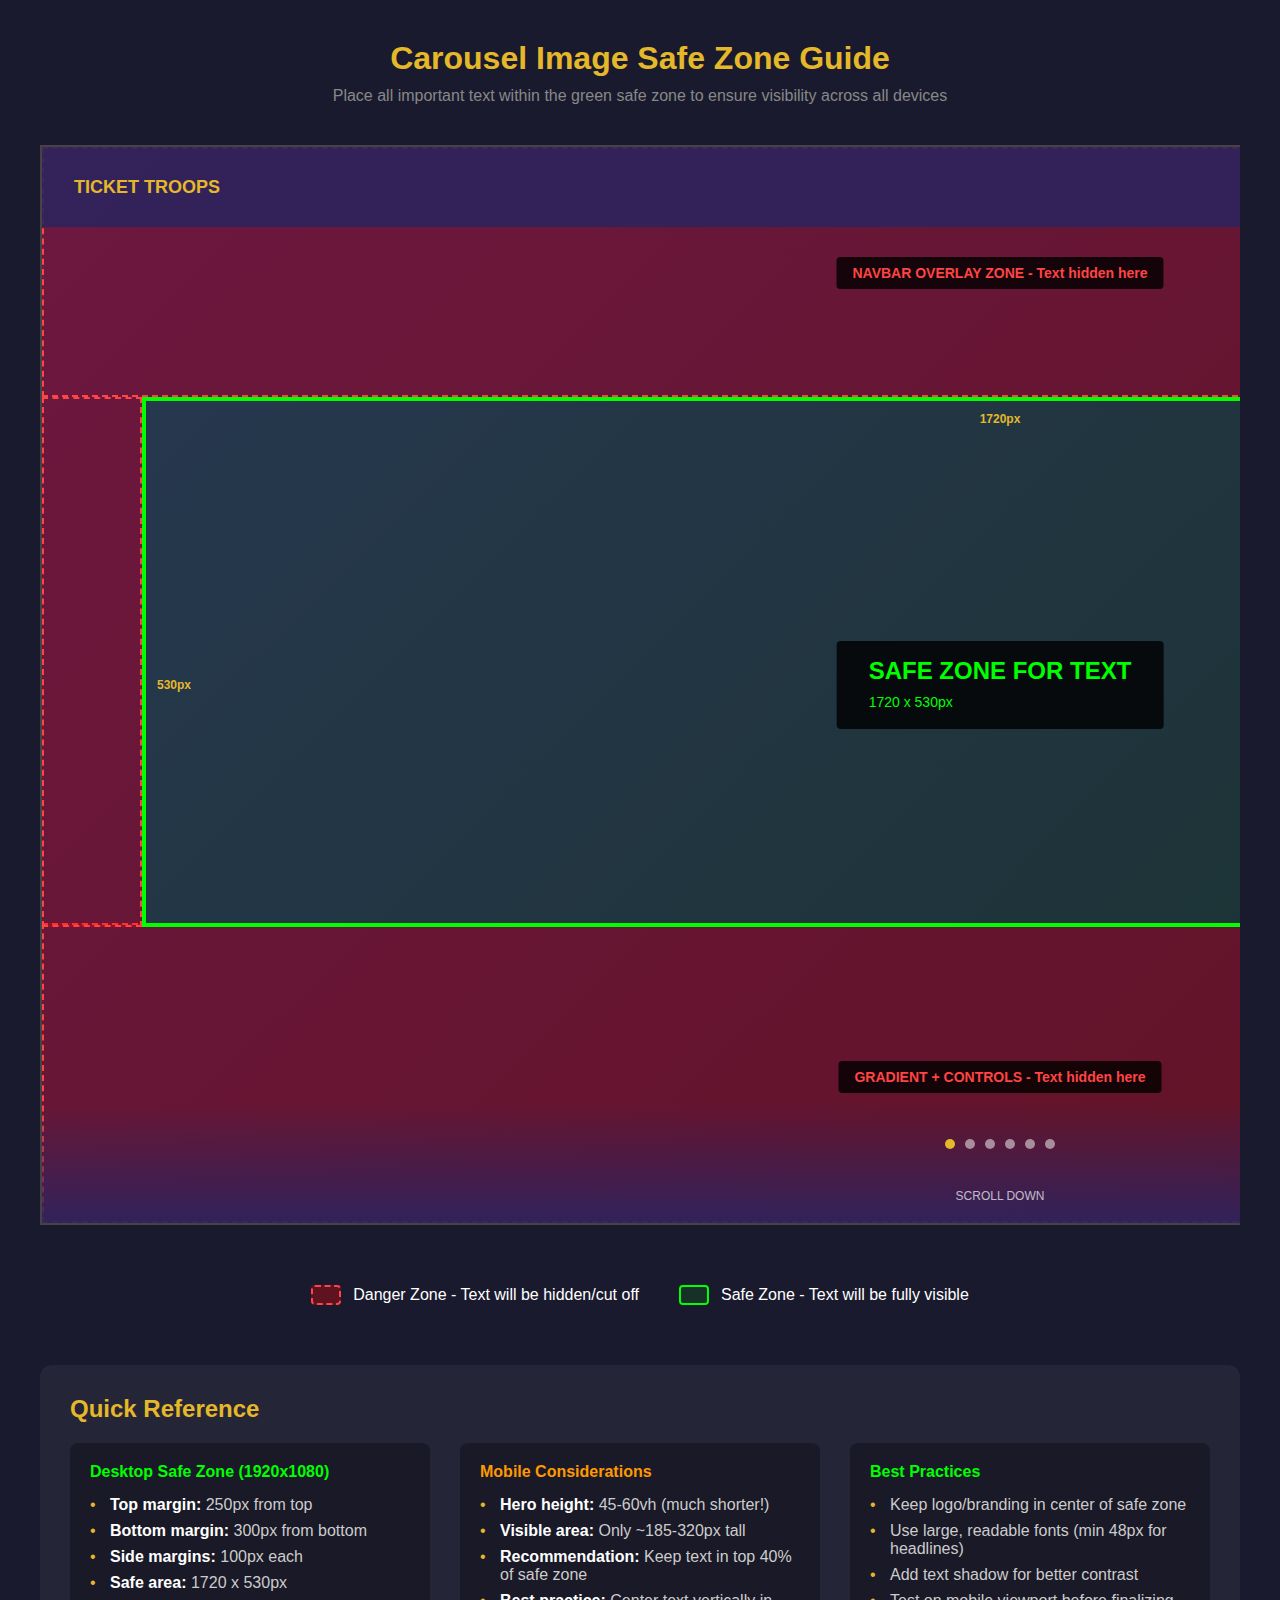
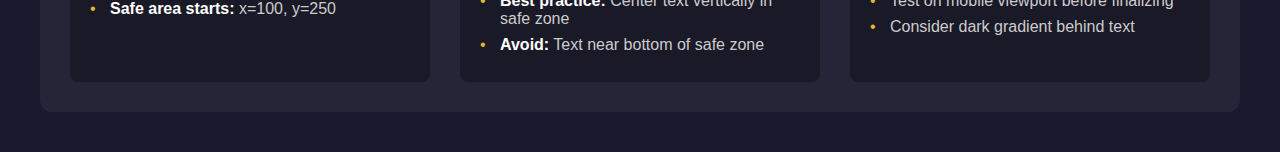
<file: images/carousel-safe-zone-guide.html>
<!DOCTYPE html>
<html lang="en">
<head>
    <meta charset="UTF-8">
    <meta name="viewport" content="width=device-width, initial-scale=1.0">
    <title>Carousel Image Safe Zone Guide</title>
    <style>
        * {
            margin: 0;
            padding: 0;
            box-sizing: border-box;
        }

        body {
            font-family: 'Inter', -apple-system, sans-serif;
            background: #1a1a2e;
            color: white;
            padding: 40px;
            min-height: 100vh;
        }

        h1 {
            text-align: center;
            margin-bottom: 10px;
            color: #E5B82A;
        }

        .subtitle {
            text-align: center;
            margin-bottom: 40px;
            color: #888;
        }

        .guide-container {
            max-width: 100%;
            overflow-x: auto;
            padding-bottom: 20px;
        }

        .canvas-wrapper {
            position: relative;
            width: 1920px;
            height: 1080px;
            margin: 0 auto;
            background: linear-gradient(135deg, #2e235d 0%, #1a1a2e 100%);
            border: 2px solid #444;
        }

        /* Danger zones - where text gets hidden */
        .danger-zone {
            position: absolute;
            background: rgba(255, 0, 0, 0.3);
            border: 2px dashed #ff4444;
        }

        .danger-top {
            top: 0;
            left: 0;
            right: 0;
            height: 250px;
        }

        .danger-bottom {
            bottom: 0;
            left: 0;
            right: 0;
            height: 300px;
        }

        .danger-left {
            top: 250px;
            left: 0;
            width: 100px;
            height: 530px;
        }

        .danger-right {
            top: 250px;
            right: 0;
            width: 100px;
            height: 530px;
        }

        /* Safe zone */
        .safe-zone {
            position: absolute;
            top: 250px;
            left: 100px;
            width: 1720px;
            height: 530px;
            border: 4px solid #00ff00;
            background: rgba(0, 255, 0, 0.1);
        }

        /* Labels */
        .label {
            position: absolute;
            background: rgba(0, 0, 0, 0.8);
            padding: 8px 16px;
            border-radius: 4px;
            font-size: 14px;
            font-weight: 600;
            white-space: nowrap;
        }

        .label-top {
            top: 110px;
            left: 50%;
            transform: translateX(-50%);
            color: #ff4444;
        }

        .label-bottom {
            bottom: 130px;
            left: 50%;
            transform: translateX(-50%);
            color: #ff4444;
        }

        .label-safe {
            top: 50%;
            left: 50%;
            transform: translate(-50%, -50%);
            color: #00ff00;
            font-size: 24px;
            padding: 16px 32px;
        }

        /* Dimension markers */
        .dimension {
            position: absolute;
            color: #E5B82A;
            font-size: 12px;
            font-weight: bold;
        }

        .dim-top-height {
            top: 125px;
            right: 20px;
        }

        .dim-bottom-height {
            bottom: 145px;
            right: 20px;
        }

        .dim-safe-width {
            top: 265px;
            left: 50%;
            transform: translateX(-50%);
        }

        .dim-safe-height {
            top: 50%;
            left: 115px;
            transform: translateY(-50%);
        }

        .dim-full-width {
            top: -30px;
            left: 50%;
            transform: translateX(-50%);
            color: white;
        }

        .dim-full-height {
            top: 50%;
            left: -60px;
            transform: translateY(-50%) rotate(-90deg);
            color: white;
        }

        /* UI element representations */
        .navbar-rep {
            position: absolute;
            top: 0;
            left: 0;
            right: 0;
            height: 80px;
            background: rgba(46, 35, 93, 0.9);
            display: flex;
            align-items: center;
            justify-content: space-between;
            padding: 0 32px;
        }

        .navbar-rep .logo {
            color: #E5B82A;
            font-weight: bold;
            font-size: 18px;
        }

        .navbar-rep .nav-items {
            display: flex;
            gap: 30px;
            color: white;
            font-size: 14px;
        }

        .bottom-elements {
            position: absolute;
            bottom: 0;
            left: 0;
            right: 0;
            height: 120px;
            background: linear-gradient(to top, rgba(46, 35, 93, 0.95), transparent);
            display: flex;
            flex-direction: column;
            align-items: center;
            justify-content: flex-end;
            padding-bottom: 20px;
        }

        .dots {
            display: flex;
            gap: 10px;
            margin-bottom: 40px;
        }

        .dot {
            width: 10px;
            height: 10px;
            border-radius: 50%;
            background: rgba(255, 255, 255, 0.5);
        }

        .dot.active {
            background: #E5B82A;
        }

        .scroll-text {
            color: rgba(255, 255, 255, 0.7);
            font-size: 12px;
        }

        /* Legend */
        .legend {
            max-width: 1920px;
            margin: 40px auto 0;
            display: flex;
            gap: 40px;
            justify-content: center;
            flex-wrap: wrap;
        }

        .legend-item {
            display: flex;
            align-items: center;
            gap: 12px;
        }

        .legend-color {
            width: 30px;
            height: 20px;
            border-radius: 4px;
        }

        .legend-color.danger {
            background: rgba(255, 0, 0, 0.3);
            border: 2px dashed #ff4444;
        }

        .legend-color.safe {
            background: rgba(0, 255, 0, 0.1);
            border: 2px solid #00ff00;
        }

        /* Info section */
        .info {
            max-width: 1200px;
            margin: 60px auto 0;
            background: rgba(255, 255, 255, 0.05);
            border-radius: 12px;
            padding: 30px;
        }

        .info h2 {
            color: #E5B82A;
            margin-bottom: 20px;
        }

        .info-grid {
            display: grid;
            grid-template-columns: repeat(auto-fit, minmax(300px, 1fr));
            gap: 30px;
        }

        .info-card {
            background: rgba(0, 0, 0, 0.3);
            border-radius: 8px;
            padding: 20px;
        }

        .info-card h3 {
            color: #00ff00;
            margin-bottom: 15px;
            font-size: 16px;
        }

        .info-card.mobile h3 {
            color: #ff9900;
        }

        .info-card ul {
            list-style: none;
            color: #ccc;
        }

        .info-card li {
            margin-bottom: 8px;
            padding-left: 20px;
            position: relative;
        }

        .info-card li::before {
            content: "•";
            position: absolute;
            left: 0;
            color: #E5B82A;
        }

        .info-card strong {
            color: white;
        }
    </style>
</head>
<body>
    <h1>Carousel Image Safe Zone Guide</h1>
    <p class="subtitle">Place all important text within the green safe zone to ensure visibility across all devices</p>

    <div class="guide-container">
        <div class="canvas-wrapper">
            <!-- Danger zones -->
            <div class="danger-zone danger-top"></div>
            <div class="danger-zone danger-bottom"></div>
            <div class="danger-zone danger-left"></div>
            <div class="danger-zone danger-right"></div>

            <!-- Safe zone -->
            <div class="safe-zone"></div>

            <!-- Labels -->
            <div class="label label-top">NAVBAR OVERLAY ZONE - Text hidden here</div>
            <div class="label label-bottom">GRADIENT + CONTROLS - Text hidden here</div>
            <div class="label label-safe">SAFE ZONE FOR TEXT<br><span style="font-size: 14px; font-weight: normal;">1720 x 530px</span></div>

            <!-- Dimensions -->
            <div class="dimension dim-top-height">250px</div>
            <div class="dimension dim-bottom-height">300px</div>
            <div class="dimension dim-safe-width">1720px</div>
            <div class="dimension dim-safe-height">530px</div>
            <div class="dimension dim-full-width">1920px (full width)</div>
            <div class="dimension dim-full-height">1080px</div>

            <!-- UI Representations -->
            <div class="navbar-rep">
                <div class="logo">TICKET TROOPS</div>
                <div class="nav-items">
                    <span>HOME</span>
                    <span>ABOUT US</span>
                    <span>EVENTS</span>
                    <span>CALL US</span>
                </div>
            </div>

            <div class="bottom-elements">
                <div class="dots">
                    <div class="dot active"></div>
                    <div class="dot"></div>
                    <div class="dot"></div>
                    <div class="dot"></div>
                    <div class="dot"></div>
                    <div class="dot"></div>
                </div>
                <div class="scroll-text">SCROLL DOWN</div>
            </div>
        </div>
    </div>

    <!-- Legend -->
    <div class="legend">
        <div class="legend-item">
            <div class="legend-color danger"></div>
            <span>Danger Zone - Text will be hidden/cut off</span>
        </div>
        <div class="legend-item">
            <div class="legend-color safe"></div>
            <span>Safe Zone - Text will be fully visible</span>
        </div>
    </div>

    <!-- Info Section -->
    <div class="info">
        <h2>Quick Reference</h2>
        <div class="info-grid">
            <div class="info-card">
                <h3>Desktop Safe Zone (1920x1080)</h3>
                <ul>
                    <li><strong>Top margin:</strong> 250px from top</li>
                    <li><strong>Bottom margin:</strong> 300px from bottom</li>
                    <li><strong>Side margins:</strong> 100px each</li>
                    <li><strong>Safe area:</strong> 1720 x 530px</li>
                    <li><strong>Safe area starts:</strong> x=100, y=250</li>
                </ul>
            </div>
            <div class="info-card mobile">
                <h3>Mobile Considerations</h3>
                <ul>
                    <li><strong>Hero height:</strong> 45-60vh (much shorter!)</li>
                    <li><strong>Visible area:</strong> Only ~185-320px tall</li>
                    <li><strong>Recommendation:</strong> Keep text in top 40% of safe zone</li>
                    <li><strong>Best practice:</strong> Center text vertically in safe zone</li>
                    <li><strong>Avoid:</strong> Text near bottom of safe zone</li>
                </ul>
            </div>
            <div class="info-card">
                <h3>Best Practices</h3>
                <ul>
                    <li>Keep logo/branding in center of safe zone</li>
                    <li>Use large, readable fonts (min 48px for headlines)</li>
                    <li>Add text shadow for better contrast</li>
                    <li>Test on mobile viewport before finalizing</li>
                    <li>Consider dark gradient behind text</li>
                </ul>
            </div>
        </div>
    </div>
</body>
</html>
</file>
<file: css/style.css>
* {
    margin: 0;
    padding: 0;
    box-sizing: border-box;
}

/* Remove default focus outlines and link styling */
*:focus {
    outline: none;
}

a {
    text-decoration: none;
    -webkit-tap-highlight-color: transparent;
}

button {
    -webkit-tap-highlight-color: transparent;
}

html {
    overflow-x: hidden;
    width: 100%;
    background: #2e235d;
}

:root {
    /* === NEW BACKGROUND COLORS === */
    --bg-primary: #2e235d;
    --bg-dark: #2e235d;
    --bg-darker: #0f0a28;
    --bg-card: #2a1e5b;
    --bg-card-hover: #392a70;
    --bg-navbar: #2e235d;
    --bg-footer: #2e235d;

    --primary-purple: #2e235d;
    --dark-purple: #0f0a28;
    --gold: #F4C430;
    --gold-dark: #D4A520;
    --white: #F5F3F0;
    --light-gray: #F5F5F5;
    --text-dark: #333333;
    --text-light: #666666;

    /* Premium Dark Theme Colors */
    --tt-bg-section: #2e235d;
    --tt-bg-card: #2a1e5b;
    --tt-bg-footer: #2e235d;
    --tt-bg-darkest: #0f0a28;
    --tt-bg-dark: #2e235d;
    --tt-bg-purple: #2a1e5b;
    --tt-bg-purple-mid: #392a70;
    --tt-bg-purple-light: #4a3885;

    /* Vibrant Gold System */
    --gold-light: #F2CC55;
    --gold-primary: #E5B82A;
    --gold-mid: #D4A828;
    --gold-deep: #B8941F;
    --gold-dark: #9A7B18;
    --gold-glow: rgba(229, 184, 42, 0.5);
    --gold-glow-soft: rgba(229, 184, 42, 0.25);

    /* Legacy gold (updated) */
    --tt-gold: #E5B82A;
    --tt-gold-light: #F2CC55;
    --tt-text-white: #FFFFFF;
    --tt-text-muted: rgba(255, 255, 255, 0.7);
    --tt-text-subtle: rgba(255, 255, 255, 0.5);
    --tt-border-subtle: rgba(255, 255, 255, 0.1);
    --tt-border-gold: rgba(229, 184, 42, 0.4);
}

body {
    font-family: 'Inter', sans-serif;
    color: var(--text-dark);
    line-height: 1.6;
    overflow-x: hidden;
    width: 100%;
    max-width: 100vw;
    background: #2e235d;
    min-height: 100vh;
    margin: 0;
    padding: 0;
}

.container {
    max-width: 1400px;
    margin: 0 auto;
    padding: 0 20px;
    width: 100%;
    box-sizing: border-box;
}

/* ========================================
   PREMIUM HEADER
   ======================================== */

.premium-header {
    position: fixed;
    top: 0;
    left: 0;
    right: 0;
    z-index: 1000;
    padding: 0;
    background: #2e235d;
    transition: all 0.4s cubic-bezier(0.25, 0.46, 0.45, 0.94);
}

/* Default State: Solid Purple Header */
.premium-header .header-inner {
    display: flex;
    align-items: center;
    justify-content: space-between;
    padding: 16px 32px;
    margin-top: 0;
    background: #2e235d;
    border: none;
    border-radius: 0;
    transition: all 0.4s cubic-bezier(0.25, 0.46, 0.45, 0.94);
}

/* Scrolled State: Same Solid Header */
.premium-header.scrolled {
    padding: 0;
    border-bottom: 1px solid rgba(229, 184, 42, 0.2);
}

.premium-header.scrolled .header-inner {
    margin-top: 0;
    padding: 14px 32px;
    background: #2e235d;
    border: none;
    border-radius: 0;
}

/* Logo */
.logo {
    display: flex;
    align-items: center;
    gap: 12px;
    text-decoration: none;
    flex-shrink: 0;
}

.logo-img {
    height: 48px;
    width: auto;
    transition: transform 0.3s ease;
}

.logo:hover .logo-img {
    transform: scale(1.02);
}

/* Navigation Container */
.nav-container {
    display: flex;
    align-items: center;
    gap: 40px;
}

/* Nav Links */
.nav-links {
    display: flex;
    align-items: center;
    gap: 32px;
    list-style: none;
    margin: 0;
    padding: 0;
}

.nav-links li {
    margin: 0;
    padding: 0;
}

.nav-links a {
    color: rgba(255, 255, 255, 0.9);
    text-decoration: none;
    font-size: 13px;
    font-weight: 500;
    letter-spacing: 1.5px;
    text-transform: uppercase;
    position: relative;
    padding: 8px 0;
    transition: color 0.3s ease;
}

/* Gold underline animation */
.nav-links a::after {
    content: '';
    position: absolute;
    bottom: 0;
    left: 0;
    width: 0;
    height: 2px;
    background: linear-gradient(90deg, #E5B82A, #F2CC55);
    transition: width 0.3s ease;
    border-radius: 2px;
}

.nav-links a:hover {
    color: #E5B82A;
}

.nav-links a:hover::after {
    width: 100%;
}

.nav-links a.active {
    color: #E5B82A;
}

.nav-links a.active::after {
    width: 100%;
}

/* Nav Divider */
.nav-divider {
    width: 1px;
    height: 28px;
    background: rgba(255, 255, 255, 0.15);
    flex-shrink: 0;
}

/* Header Contact */
.header-contact {
    display: flex;
    align-items: center;
    gap: 24px;
}

/* Phone Link */
.phone-link {
    display: flex;
    align-items: center;
    gap: 10px;
    color: rgba(255, 255, 255, 0.85);
    text-decoration: none;
    font-size: 14px;
    font-weight: 500;
    transition: color 0.3s ease;
}

.phone-link i {
    color: #E5B82A;
    font-size: 16px;
}

.phone-link:hover {
    color: #E5B82A;
}

/* CTA Button */
.cta-button {
    display: flex;
    align-items: center;
    gap: 10px;
    background: linear-gradient(145deg, #F2CC55 0%, #E5B82A 50%, #D4A828 100%);
    color: #2a1e5b;
    padding: 14px 28px;
    border-radius: 100px;
    font-size: 12px;
    font-weight: 700;
    letter-spacing: 1.5px;
    text-transform: uppercase;
    text-decoration: none;
    box-shadow: 0 4px 20px rgba(229, 184, 42, 0.35);
    transition: all 0.3s ease;
    flex-shrink: 0;
}

.cta-button i {
    font-size: 14px;
}

.cta-button:hover {
    transform: translateY(-2px);
    box-shadow: 0 8px 30px rgba(229, 184, 42, 0.5);
}

/* Mobile Menu Button */
.mobile-menu-btn {
    display: none;
    width: 48px;
    height: 48px;
    background: rgba(255, 255, 255, 0.05);
    border: 1px solid rgba(255, 255, 255, 0.1);
    border-radius: 12px;
    align-items: center;
    justify-content: center;
    cursor: pointer;
    padding: 0;
    transition: all 0.3s ease;
    order: 3; /* Default order for desktop - not shown anyway */
}

.mobile-menu-btn:hover {
    background: rgba(255, 255, 255, 0.1);
    border-color: rgba(229, 184, 42, 0.3);
}

.hamburger-line {
    display: block;
    width: 22px;
    height: 2px;
    background: #E5B82A;
    position: relative;
    transition: all 0.3s ease;
}

.hamburger-line::before,
.hamburger-line::after {
    content: '';
    position: absolute;
    width: 100%;
    height: 2px;
    background: #E5B82A;
    left: 0;
    transition: all 0.3s ease;
}

.hamburger-line::before {
    top: -7px;
}

.hamburger-line::after {
    bottom: -7px;
}

/* Hamburger Active State (X) */
.mobile-menu-btn.active .hamburger-line {
    background: transparent;
}

.mobile-menu-btn.active .hamburger-line::before {
    top: 0;
    transform: rotate(45deg);
}

.mobile-menu-btn.active .hamburger-line::after {
    bottom: 0;
    transform: rotate(-45deg);
}

/* Mobile Menu Overlay */
.mobile-menu-overlay {
    position: fixed;
    top: 0;
    left: 0;
    right: 0;
    bottom: 0;
    background: rgba(68, 46, 128, 0.98);
    backdrop-filter: blur(20px);
    -webkit-backdrop-filter: blur(20px);
    z-index: 999;
    opacity: 0;
    visibility: hidden;
    transition: all 0.4s ease;
}

.mobile-menu-overlay.active {
    opacity: 1;
    visibility: visible;
}

.mobile-menu-content {
    display: flex;
    flex-direction: column;
    justify-content: center;
    align-items: center;
    height: 100%;
    padding: 100px 40px 40px;
}

.mobile-nav-links {
    list-style: none;
    padding: 0;
    margin: 0 0 50px 0;
    text-align: center;
}

.mobile-nav-links li {
    margin-bottom: 24px;
}

.mobile-nav-links a {
    color: #FFFFFF;
    text-decoration: none;
    font-size: 28px;
    font-weight: 600;
    letter-spacing: 2px;
    text-transform: uppercase;
    transition: color 0.3s ease;
}

.mobile-nav-links a:hover,
.mobile-nav-links a.active {
    color: #E5B82A;
}

.mobile-menu-contact {
    display: flex;
    flex-direction: column;
    align-items: center;
    gap: 20px;
}

.mobile-phone {
    display: flex;
    align-items: center;
    gap: 12px;
    color: rgba(255, 255, 255, 0.8);
    text-decoration: none;
    font-size: 18px;
    font-weight: 500;
}

.mobile-phone i {
    color: #E5B82A;
    font-size: 20px;
}

.mobile-phone:hover {
    color: #E5B82A;
}

.mobile-cta {
    background: linear-gradient(145deg, #F2CC55 0%, #E5B82A 50%, #D4A828 100%);
    color: #2a1e5b;
    padding: 18px 48px;
    border-radius: 100px;
    font-size: 14px;
    font-weight: 700;
    letter-spacing: 2px;
    text-transform: uppercase;
    text-decoration: none;
    box-shadow: 0 4px 30px rgba(229, 184, 42, 0.4);
    transition: all 0.3s ease;
}

.mobile-cta:hover {
    transform: scale(1.05);
}

/* ========================================
   HERO SECTION
   ======================================== */

.hero {
    background: #2e235d;
    height: 100vh;
    display: flex;
    align-items: center;
    justify-content: center;
    margin-top: 0;
    position: relative;
    overflow: hidden;
}

/* Hero Carousel */
.hero-carousel {
    position: relative;
    width: 100%;
    height: 100%;
}

.carousel-slides {
    position: relative;
    width: 100%;
    height: 100%;
}

.carousel-slide {
    position: absolute;
    top: 0;
    left: 0;
    width: 100%;
    height: 100%;
    opacity: 0;
    transition: opacity 0.8s ease-in-out;
}

.carousel-slide.active {
    opacity: 1;
}

.carousel-slide img {
    width: 100%;
    height: 100%;
    object-fit: cover;
    object-position: center center;
}

/* Hero Overlay Gradient - Light top tint only */
.hero-overlay {
    position: absolute;
    inset: 0;
    pointer-events: none;
    z-index: 1;
    background: linear-gradient(
        to bottom,
        /* Top: Light tint for navbar area */
        rgba(22, 16, 58, 0.4) 0%,
        rgba(22, 16, 58, 0.1) 5%,
        rgba(22, 16, 58, 0) 10%,
        /* Rest is transparent */
        rgba(22, 16, 58, 0) 100%
    );
}

/* ========================================
   PREMIUM CAROUSEL ARROWS
   ======================================== */

.carousel-arrow {
    position: absolute;
    top: 50%;
    transform: translateY(-50%);
    z-index: 20;

    /* Size - larger for better visibility */
    width: 56px;
    height: 56px;

    /* Frosted glass effect - matches header */
    background: rgba(68, 46, 128, 0.4);
    backdrop-filter: blur(12px);
    -webkit-backdrop-filter: blur(12px);

    /* Border with subtle glow */
    border: 1px solid rgba(255, 255, 255, 0.15);
    border-radius: 50%;

    /* Flexbox for centering icon */
    display: flex;
    align-items: center;
    justify-content: center;

    /* Cursor and transitions */
    cursor: pointer;
    transition: all 0.3s cubic-bezier(0.25, 0.46, 0.45, 0.94);

    /* Remove default button styles */
    padding: 0;
    outline: none;
}

/* Arrow Icon */
.carousel-arrow i {
    font-size: 20px;
    color: #E5B82A;
    transition: all 0.3s ease;
}

/* Hover State */
.carousel-arrow:hover {
    background: rgba(68, 46, 128, 0.7);
    border-color: rgba(229, 184, 42, 0.5);
    box-shadow:
        0 0 30px rgba(229, 184, 42, 0.3),
        0 8px 25px rgba(0, 0, 0, 0.3);
    transform: translateY(-50%) scale(1.08);
}

.carousel-arrow:hover i {
    color: #F2CC55;
}

/* Active/Click State */
.carousel-arrow:active {
    transform: translateY(-50%) scale(0.98);
    box-shadow:
        0 0 20px rgba(229, 184, 42, 0.2),
        0 4px 15px rgba(0, 0, 0, 0.2);
}

.carousel-prev {
    left: 30px;
}

.carousel-next {
    right: 30px;
}

/* Pagination Dots */
.carousel-dots {
    position: absolute;
    bottom: 120px;
    left: 50%;
    transform: translateX(-50%);
    display: flex;
    gap: 10px;
    padding: 12px 20px;
    background: rgba(68, 46, 128, 0.6);
    backdrop-filter: blur(10px);
    -webkit-backdrop-filter: blur(10px);
    border-radius: 100px;
    border: 1px solid rgba(229, 184, 42, 0.2);
    z-index: 10;
}

.carousel-dot {
    width: 10px;
    height: 10px;
    border-radius: 50%;
    background: rgba(255, 255, 255, 0.4);
    cursor: pointer;
    transition: all 0.3s ease;
    border: none;
}

.carousel-dot:hover {
    background: rgba(255, 255, 255, 0.7);
}

.carousel-dot.active {
    background: #E5B82A;
    box-shadow: 0 0 10px rgba(229, 184, 42, 0.5);
}

/* Scroll Down CTA */
.scroll-down {
    position: absolute;
    bottom: 64px;
    left: 50%;
    transform: translateX(-50%);
    display: flex;
    flex-direction: column;
    align-items: center;
    gap: 8px;
    color: #FFFFFF;
    text-decoration: none;
    font-size: 13px;
    font-weight: 500;
    letter-spacing: 1px;
    text-transform: uppercase;
    z-index: 10;
    transition: color 0.3s;
}

.scroll-down span {
    text-shadow: 0 2px 10px rgba(0, 0, 0, 0.8);
}

.scroll-down:hover {
    color: #E5B82A;
}

.scroll-down i {
    font-size: 20px;
    color: #E5B82A;
    animation: bounce 2s infinite;
}

@keyframes bounce {
    0%, 20%, 50%, 80%, 100% {
        transform: translateY(0);
    }
    40% {
        transform: translateY(8px);
    }
    60% {
        transform: translateY(4px);
    }
}

/* Hero CTA Button */
.hero-cta-btn {
    position: absolute;
    bottom: 100px;
    right: 150px;
    display: inline-block;
    background: #E5B82A;
    color: #1a1a2e;
    padding: 18px 40px;
    border-radius: 8px;
    text-decoration: none;
    font-weight: 600;
    font-size: 20px;
    z-index: 10;
    cursor: pointer;
    transition: all 0.3s ease;
}

.hero-cta-btn:hover {
    background: #f2cc55;
    transform: translateY(-2px);
}

/* Mobile Hero CTA - Hidden on desktop */
.mobile-hero-cta {
    display: none;
}

/* ============================================
   EXPERIENCES SECTION
   ============================================ */
.experiences {
    padding: 40px 0;
    background: #2e235d;
    overflow: hidden;
    width: 100%;
    position: relative;
}

.section-header {
    text-align: center;
    margin-bottom: 30px;
}

.section-title {
    font-size: 0.9rem;
    color: var(--tt-gold);
    font-weight: 600;
    letter-spacing: 3px;
    text-transform: uppercase;
    margin-bottom: 15px;
    text-align: center;
}

.section-title.gold {
    color: var(--tt-gold);
}

.section-subtitle {
    font-size: 2.8rem;
    color: var(--tt-text-white);
    font-weight: 700;
    margin-bottom: 20px;
}

.gold-highlight {
    color: #E5B82A;
}

.section-description {
    color: var(--tt-text-muted);
    max-width: 700px;
    margin: 0 auto;
    font-size: 1.1rem;
    line-height: 1.7;
}

/* Experience Category */
.experience-category {
    margin-bottom: 60px;
}

.experience-category:last-child {
    margin-bottom: 0;
}

/* Category Header with arrows */
.category-header {
    display: flex;
    align-items: center;
    justify-content: space-between;
    margin-bottom: 25px;
    padding-bottom: 15px;
    border-bottom: 1px solid rgba(229, 184, 42, 0.2);
}

.category-title {
    display: flex;
    align-items: center;
    gap: 12px;
    font-size: 1.6rem;
    color: var(--tt-gold);
    font-weight: 600;
    margin: 0;
    padding: 0;
    border: none;
}

.category-title i {
    font-size: 1.2rem;
}

/* Carousel Navigation - Top Right (hidden on desktop, shown on mobile) */
.carousel-nav {
    display: none;
    gap: 10px;
}

/* Carousel Arrow Buttons */
.exp-carousel-arrow {
    width: 40px;
    height: 40px;
    border-radius: 50%;
    background: rgba(229, 184, 42, 0.15);
    border: 1px solid rgba(229, 184, 42, 0.3);
    color: var(--tt-gold);
    cursor: pointer;
    display: flex;
    align-items: center;
    justify-content: center;
    transition: all 0.3s ease;
}

.exp-carousel-arrow:hover {
    background: var(--tt-gold);
    color: #1c1549;
    transform: scale(1.05);
}

.exp-carousel-arrow:disabled {
    opacity: 0.3;
    cursor: not-allowed;
    transform: none;
}

.exp-carousel-arrow i {
    font-size: 14px;
}

/* Experience Carousel Container */
.experience-carousel {
    position: relative;
}

/* Experience Grid - Now horizontal scroll */
.experience-grid {
    display: flex;
    gap: 20px;
    overflow-x: auto;
    scroll-behavior: smooth;
    scroll-snap-type: x mandatory;
    scrollbar-width: none;
    -ms-overflow-style: none;
    padding: 10px 0;
}

.experience-grid::-webkit-scrollbar {
    display: none;
}

/* Experience Card */
.experience-card {
    flex: 0 0 250px;
    min-width: 250px;
    scroll-snap-align: start;
    background: #392a70;
    border-radius: 16px;
    overflow: hidden;
    box-shadow: 0 5px 20px rgba(0, 0, 0, 0.2);
    transition: all 0.3s ease;
    border: 1px solid rgba(255, 255, 255, 0.08);
    text-decoration: none;
}

.experience-card:hover {
    transform: translateY(-8px);
    border-color: rgba(229, 184, 42, 0.4);
    box-shadow: 0 20px 40px rgba(0, 0, 0, 0.3);
}

/* Card Image */
.experience-card .card-image {
    position: relative;
    height: 180px;
    overflow: hidden;
}

.experience-card .card-image img {
    width: 100%;
    height: 100%;
    object-fit: cover;
    transition: transform 0.5s ease;
}

.experience-card:hover .card-image img {
    transform: scale(1.05);
}

.experience-card .card-image img.align-bottom {
    object-position: bottom;
}

/* Card Content */
.experience-card .card-content {
    padding: 15px 20px;
    display: flex;
    justify-content: space-between;
    align-items: center;
}

.experience-card .card-content h4 {
    color: var(--tt-text-white);
    font-size: 1.15rem;
    font-weight: 600;
    margin: 0;
}

.experience-card .card-content p {
    color: rgba(255, 255, 255, 0.6);
    font-size: 0.9rem;
    line-height: 1.5;
    margin-bottom: 15px;
}

/* Card Action Text */
.card-action {
    color: #E5B82A;
    font-size: 14px;
    font-weight: 600;
    font-style: italic;
    display: flex;
    align-items: center;
    gap: 5px;
    white-space: nowrap;
}

.card-action i {
    font-size: 12px;
    font-style: normal;
    transition: transform 0.3s ease;
}

.experience-card:hover .card-action i {
    transform: translateX(4px);
}

/* Card Footer */
.experience-card .card-footer {
    display: flex;
    justify-content: space-between;
    align-items: center;
}

.experience-card .tag {
    background: rgba(229, 184, 42, 0.15);
    color: var(--tt-gold);
    padding: 6px 12px;
    border-radius: 20px;
    font-size: 0.75rem;
    font-weight: 500;
    text-transform: uppercase;
    letter-spacing: 0.5px;
}

/* Desktop: Full-width cards */
@media (min-width: 769px) {
    .experience-card {
        flex: 1 1 0;
        min-width: 0;
    }

    .experience-grid {
        overflow-x: visible;
    }
}

/* Cards in all carousels use same width */

.clients {
    padding: 80px 0;
    background: var(--white);
}

.clients-grid {
    display: grid;
    grid-template-columns: repeat(auto-fit, minmax(250px, 1fr));
    gap: 30px;
    margin-top: 50px;
}

.client-card {
    background: var(--white);
    border: 1px solid #e0e0e0;
    border-radius: 15px;
    padding: 40px 30px;
    text-align: center;
    transition: all 0.3s;
}

.client-card:hover {
    box-shadow: 0 10px 30px rgba(0, 0, 0, 0.1);
    border-color: var(--gold);
}

.client-logo {
    font-size: 1.2rem;
    color: var(--dark-purple);
    font-weight: 600;
    height: 80px;
    display: flex;
    align-items: center;
    justify-content: center;
}

.client-logo img {
    max-width: 80%;
    max-height: 60px;
    height: auto;
    object-fit: contain;
}

.corporate {
    padding: 80px 0;
    background: var(--light-gray);
}

.corporate-grid {
    display: grid;
    grid-template-columns: repeat(auto-fit, minmax(350px, 1fr));
    gap: 30px;
    margin-top: 50px;
}

.corporate-card {
    background: var(--white);
    border-radius: 15px;
    overflow: hidden;
    transition: all 0.3s;
    box-shadow: 0 5px 20px rgba(0, 0, 0, 0.1);
}

.corporate-card:hover {
    transform: translateY(-5px);
    box-shadow: 0 10px 30px rgba(0, 0, 0, 0.15);
}

.corporate-image {
    height: 200px;
    background: linear-gradient(135deg, var(--primary-purple), var(--dark-purple));
    overflow: hidden;
    position: relative;
}

.corporate-image img {
    width: 100%;
    height: 100%;
    object-fit: cover;
}

.corporate-card h3 {
    padding: 20px;
    color: var(--dark-purple);
    font-size: 1.1rem;
}

.corporate-card p {
    padding: 0 20px 20px;
    color: var(--text-light);
}

.upcoming-events {
    padding: 30px 0 15px;
    background: #2e235d;
    position: relative;
}

/* Event Tabs */
.event-tabs {
    display: flex;
    justify-content: center;
    gap: 20px;
    margin-top: 40px;
    flex-wrap: wrap;
}

.tab-button {
    background: transparent;
    color: rgba(255, 255, 255, 0.7);
    border: 1px solid rgba(255, 255, 255, 0.2);
    padding: 15px 40px;
    font-size: 16px;
    font-weight: 500;
    cursor: pointer;
    transition: all 0.3s ease;
    border-radius: 100px;
    display: flex;
    align-items: center;
    gap: 10px;
}

.tab-button i {
    font-size: 20px;
}

.tab-button:hover {
    border-color: rgba(229, 184, 42, 0.5);
    color: var(--tt-text-white);
    transform: translateY(-2px);
}

.tab-button.active {
    background: #E5B82A;
    color: #2a1e5b;
    border-color: transparent;
    font-weight: 600;
    box-shadow: 0 4px 15px rgba(0, 0, 0, 0.2);
}

.tab-content {
    display: none;
    animation: fadeIn 0.5s ease;
}

.tab-content.active {
    display: block;
}

/* ----------------------------------------
   EVENTS PAGE HERO SECTION
   ---------------------------------------- */
.events-hero {
    position: relative;
    min-height: 74vh;
    display: flex;
    align-items: center;
    justify-content: center;
    text-align: center;
    overflow: hidden;
    margin-top: 80px;
}

.events-hero-bg {
    position: absolute;
    inset: 0;
    z-index: 0;
}

.events-hero-bg img {
    width: 100%;
    height: 100%;
    object-fit: cover;
    object-position: center;
}

.events-hero-overlay {
    display: none;
}

.events-hero-content {
    position: relative;
    z-index: 1;
    max-width: 900px;
    margin: 0 auto;
    padding: 80px 40px;
}

.events-hero .hero-eyebrow {
    color: #E5B82A;
    font-size: 14px;
    font-weight: 600;
    letter-spacing: 3px;
    text-transform: uppercase;
    margin-bottom: 16px;
}

.events-hero-title {
    color: #E5B82A;
    font-size: 52px;
    font-weight: 700;
    line-height: 1.2;
    margin-bottom: 20px;
    text-shadow: 0 2px 20px rgba(0, 0, 0, 0.3);
}

.events-hero-subtitle {
    color: rgba(255, 255, 255, 0.85);
    font-size: 18px;
    line-height: 1.7;
    max-width: 600px;
    margin: 0 auto;
}

/* Event Filters */
.event-filters {
    display: flex;
    justify-content: center;
    gap: 30px;
    margin-top: 30px;
    flex-wrap: wrap;
}

.filter-group {
    display: flex;
    align-items: center;
    gap: 12px;
}

.filter-label {
    color: rgba(255, 255, 255, 0.8);
    font-size: 14px;
    font-weight: 500;
}

/* Custom Dropdown */
.custom-dropdown {
    position: relative;
    min-width: 180px;
}

.dropdown-selected {
    display: flex;
    align-items: center;
    justify-content: space-between;
    gap: 12px;
    padding: 12px 16px;
    background: rgba(255, 255, 255, 0.08);
    border: 1px solid rgba(255, 255, 255, 0.15);
    border-radius: 10px;
    color: var(--tt-text-white);
    font-size: 14px;
    cursor: pointer;
    transition: all 0.3s ease;
    backdrop-filter: blur(10px);
}

.dropdown-selected:hover {
    border-color: rgba(229, 184, 42, 0.5);
    background: rgba(255, 255, 255, 0.12);
}

.dropdown-selected i {
    color: var(--tt-gold);
    font-size: 12px;
    transition: transform 0.3s ease;
}

.custom-dropdown.open .dropdown-selected {
    border-color: var(--tt-gold);
    background: rgba(255, 255, 255, 0.12);
}

.custom-dropdown.open .dropdown-selected i {
    transform: rotate(180deg);
}

.dropdown-options {
    position: absolute;
    top: calc(100% + 8px);
    left: 0;
    right: 0;
    background: rgba(57, 42, 112, 0.98);
    border: 1px solid rgba(255, 255, 255, 0.15);
    border-radius: 10px;
    overflow: hidden;
    opacity: 0;
    visibility: hidden;
    transform: translateY(-10px);
    transition: all 0.3s ease;
    z-index: 100;
    backdrop-filter: blur(20px);
    box-shadow: 0 10px 40px rgba(0, 0, 0, 0.3);
}

.custom-dropdown.open .dropdown-options {
    opacity: 1;
    visibility: visible;
    transform: translateY(0);
}

.dropdown-option {
    padding: 12px 16px;
    color: rgba(255, 255, 255, 0.8);
    font-size: 14px;
    cursor: pointer;
    transition: all 0.2s ease;
}

.dropdown-option:hover {
    background: rgba(229, 184, 42, 0.15);
    color: var(--tt-text-white);
}

.dropdown-option.active {
    background: rgba(229, 184, 42, 0.2);
    color: var(--tt-gold);
    font-weight: 500;
}

@keyframes fadeIn {
    from {
        opacity: 0;
        transform: translateY(10px);
    }
    to {
        opacity: 1;
        transform: translateY(0);
    }
}

.events-table {
    margin-top: 50px;
    overflow-x: auto;
    border-collapse: separate;
    border-spacing: 0 8px;
}

.events-table table {
    width: 100%;
    border-collapse: separate;
    border-spacing: 0 10px;
    background: transparent;
}

.events-table th {
    background: transparent;
    color: var(--tt-gold);
    padding: 16px 24px;
    text-align: left;
    font-weight: 600;
    font-size: 12px;
    letter-spacing: 2px;
    text-transform: uppercase;
    border-bottom: 1px solid rgba(229, 184, 42, 0.2);
}

.events-table td {
    padding: 20px 24px;
    color: var(--tt-text-white);
    font-size: 15px;
    border-bottom: none;
}

.events-table tbody tr {
    background: #392a70;
    transition: all 0.3s ease;
}

.events-table tbody tr:hover {
    background: #392a70;
    transform: none;
}

.events-table tbody td:first-child {
    border-radius: 10px 0 0 10px;
    font-weight: 500;
}

.events-table tbody td:last-child {
    border-radius: 0 10px 10px 0;
    color: rgba(255, 255, 255, 0.7);
}

/* Event Type Badges */
.event-type {
    display: inline-block;
    padding: 6px 14px;
    border-radius: 20px;
    font-size: 11px;
    font-weight: 600;
    letter-spacing: 0.5px;
    text-transform: uppercase;
    white-space: nowrap;
}

.event-type.sports {
    background: rgba(76, 175, 80, 0.15);
    color: #81c784;
    border: 1px solid rgba(76, 175, 80, 0.3);
}

.event-type.music {
    background: rgba(156, 39, 176, 0.15);
    color: #ce93d8;
    border: 1px solid rgba(156, 39, 176, 0.3);
}

/* Sports Subcategories */
.event-type.sports-cricket {
    background: rgba(33, 150, 243, 0.15);
    color: #64b5f6;
    border: 1px solid rgba(33, 150, 243, 0.3);
}

.event-type.sports-football {
    background: rgba(76, 175, 80, 0.15);
    color: #81c784;
    border: 1px solid rgba(76, 175, 80, 0.3);
}

.event-type.sports-tennis {
    background: rgba(255, 193, 7, 0.15);
    color: #ffd54f;
    border: 1px solid rgba(255, 193, 7, 0.3);
}

.event-type.sports-f1 {
    background: rgba(244, 67, 54, 0.15);
    color: #e57373;
    border: 1px solid rgba(244, 67, 54, 0.3);
}

/* Music Subcategories */
.event-type.music-festival {
    background: rgba(156, 39, 176, 0.15);
    color: #ce93d8;
    border: 1px solid rgba(156, 39, 176, 0.3);
}

.event-type.music-concert {
    background: rgba(0, 188, 212, 0.15);
    color: #4dd0e1;
    border: 1px solid rgba(0, 188, 212, 0.3);
}

.event-type.music-live-show {
    background: rgba(233, 30, 99, 0.15);
    color: #f48fb1;
    border: 1px solid rgba(233, 30, 99, 0.3);
}

/* Enquire Now Link */
.enquire-link {
    color: #E5B82A;
    text-decoration: none;
    font-weight: 600;
    transition: all 0.3s ease;
    display: inline-block;
    margin-top: 8px;
    font-size: 13px;
}

.enquire-link:hover {
    text-decoration: underline;
    color: #f5d45a;
}

/* Hide Enquire Now on mobile and make rows clickable */
@media (max-width: 768px) {
    .enquire-link {
        display: none;
    }

    .events-table tbody tr {
        cursor: pointer;
    }
}

/* ========================================
   FLOATING WHATSAPP BUTTON
   ======================================== */

.whatsapp-float {
    position: fixed;
    bottom: 30px;
    right: 30px;
    z-index: 9999;
    display: flex;
    align-items: center;
    justify-content: center;
    background: #25D366;
    color: #ffffff;
    width: 60px;
    height: 60px;
    border-radius: 50%;
    border: 3px solid #ffffff;
    text-decoration: none;
    box-shadow:
        0 4px 20px rgba(37, 211, 102, 0.4),
        0 8px 30px rgba(0, 0, 0, 0.2);
    transition: all 0.3s ease;
}

.whatsapp-float:hover {
    transform: translateY(-3px) scale(1.05);
    box-shadow:
        0 6px 25px rgba(37, 211, 102, 0.5),
        0 12px 40px rgba(0, 0, 0, 0.25);
    background: #20bd5a;
}

.whatsapp-float i {
    font-size: 28px;
}

.whatsapp-float span {
    display: none;
}

/* Mobile responsive */
@media (max-width: 768px) {
    .whatsapp-float {
        bottom: 20px;
        right: 20px;
        width: 56px;
        height: 56px;
    }

    .whatsapp-float i {
        font-size: 26px;
    }
}

@media (max-width: 480px) {
    .whatsapp-float {
        display: flex !important;
        visibility: visible !important;
        opacity: 1 !important;
        bottom: 20px;
        right: 20px;
        width: 54px;
        height: 54px;
    }

    .whatsapp-float i {
        font-size: 26px;
    }
}

/* View All Events CTA Button */
.view-all-btn {
    display: inline-flex;
    align-items: center;
    gap: 10px;
    margin-top: 30px;
    padding: 14px 32px;
    background: transparent;
    border: 1px solid rgba(229, 184, 42, 0.5);
    border-radius: 100px;
    color: #E5B82A;
    font-size: 14px;
    font-weight: 600;
    letter-spacing: 1px;
    text-transform: uppercase;
    text-decoration: none;
    transition: all 0.3s ease;
}

.view-all-btn:hover {
    background: linear-gradient(145deg, #F2CC55 0%, #E5B82A 50%, #D4A828 100%);
    color: #2a1e5b;
    border-color: transparent;
    transform: translateY(-2px);
    box-shadow: 0 8px 25px rgba(229, 184, 42, 0.4);
}

.view-all-btn i {
    transition: transform 0.3s ease;
}

.view-all-btn:hover i {
    transform: translateX(5px);
}

.why-choose {
    padding: 80px 0;
    background: var(--light-gray);
}

.features-grid {
    display: grid;
    grid-template-columns: repeat(auto-fit, minmax(350px, 1fr));
    gap: 40px;
    margin-top: 50px;
}

.feature-card {
    background: var(--dark-purple);
    color: var(--white);
    padding: 40px;
    border-radius: 20px;
    text-align: center;
    transition: all 0.3s;
}

.feature-card:hover {
    transform: translateY(-5px);
    box-shadow: 0 10px 30px rgba(0, 0, 0, 0.2);
}

.feature-icon {
    background: var(--gold);
    color: var(--dark-purple);
    width: 80px;
    height: 80px;
    border-radius: 50%;
    display: flex;
    align-items: center;
    justify-content: center;
    font-size: 2rem;
    margin: 0 auto 20px;
}

.feature-card h3 {
    font-size: 1.2rem;
    margin-bottom: 15px;
}

.feature-card p {
    line-height: 1.6;
    opacity: 0.9;
}

.trusted-clients {
    padding: 80px 0;
    background: var(--white);
}

.trusted-clients .clients-grid {
    display: grid;
    grid-template-columns: repeat(auto-fit, minmax(200px, 1fr));
    gap: 40px;
    margin-top: 50px;
    align-items: center;
}

.trusted-clients .client-logo {
    background: var(--white);
    padding: 30px;
    border-radius: 15px;
    display: flex;
    align-items: center;
    justify-content: center;
    height: 120px;
    transition: all 0.3s ease;
    box-shadow: 0 3px 15px rgba(0, 0, 0, 0.08);
    border: 1px solid #f0f0f0;
}

.trusted-clients .client-logo:hover {
    transform: translateY(-5px);
    box-shadow: 0 8px 25px rgba(0, 0, 0, 0.12);
    border-color: var(--gold);
}

.trusted-clients .client-logo img {
    max-width: 100%;
    max-height: 70px;
    width: auto;
    height: auto;
    object-fit: contain;
    filter: grayscale(0%);
    transition: filter 0.3s ease;
}

/* About Us Section */
.about-us {
    padding: 80px 0;
    background: #2e235d;
}

/* Add top spacing for first section on non-home pages */
.about-us:first-of-type,
.corporate:first-of-type,
.upcoming-events:first-of-type {
    margin-top: 80px;
    padding-top: 120px;
}

.about-content {
    display: grid;
    grid-template-columns: 1fr 1fr;
    gap: 50px;
    margin-top: 50px;
    margin-bottom: 80px;
}

.about-story {
    background: var(--light-gray);
    padding: 40px;
    border-radius: 20px;
    border-left: 5px solid var(--gold);
}

.story-header {
    display: flex;
    align-items: center;
    gap: 20px;
    margin-bottom: 25px;
}

.story-icon {
    background: var(--gold);
    color: var(--dark-purple);
    width: 60px;
    height: 60px;
    border-radius: 50%;
    display: flex;
    align-items: center;
    justify-content: center;
    font-size: 1.8rem;
}

.about-story h3 {
    color: var(--dark-purple);
    font-size: 2rem;
    font-weight: 700;
}

.about-story p {
    color: var(--text-light);
    line-height: 1.8;
    margin-bottom: 20px;
    font-size: 1.05rem;
}

.about-story p:last-child {
    margin-bottom: 0;
}

.about-mission {
    display: flex;
    flex-direction: column;
    gap: 25px;
}

.mission-card {
    background: linear-gradient(135deg, var(--primary-purple), var(--dark-purple));
    color: var(--white);
    padding: 35px;
    border-radius: 20px;
    transition: all 0.3s ease;
    box-shadow: 0 5px 20px rgba(74, 58, 140, 0.2);
}

.mission-card:hover {
    transform: translateX(10px);
    box-shadow: 0 8px 30px rgba(74, 58, 140, 0.3);
}

.mission-icon {
    background: var(--gold);
    color: var(--dark-purple);
    width: 50px;
    height: 50px;
    border-radius: 50%;
    display: flex;
    align-items: center;
    justify-content: center;
    font-size: 1.5rem;
    margin-bottom: 20px;
}

.mission-card h3 {
    font-size: 1.5rem;
    margin-bottom: 15px;
    color: var(--gold);
}

.mission-card p {
    line-height: 1.7;
    opacity: 0.95;
}

/* Journey Timeline */
.journey-section {
    background: var(--light-gray);
    padding: 60px 40px;
    border-radius: 20px;
    margin-bottom: 80px;
}

.journey-title {
    text-align: center;
    font-size: 2rem;
    color: var(--dark-purple);
    margin-bottom: 50px;
    font-weight: 700;
}

.timeline {
    position: relative;
    max-width: 1000px;
    margin: 0 auto;
}

.timeline::before {
    content: '';
    position: absolute;
    left: 50%;
    transform: translateX(-50%);
    width: 4px;
    height: calc(100% - 90px);
    background: linear-gradient(to bottom, var(--gold), var(--primary-purple));
}

.timeline-item {
    display: flex;
    justify-content: flex-end;
    padding-right: calc(50% + 40px);
    position: relative;
    margin-bottom: 50px;
}

.timeline-item:nth-child(even) {
    justify-content: flex-start;
    padding-right: 0;
    padding-left: calc(50% + 40px);
}

.timeline-item:nth-child(even) .timeline-content {
    text-align: left;
}

.timeline-icon {
    position: absolute;
    left: 50%;
    transform: translateX(-50%);
    width: 60px;
    height: 60px;
    background: var(--gold);
    border-radius: 50%;
    display: flex;
    align-items: center;
    justify-content: center;
    color: var(--dark-purple);
    font-size: 1.5rem;
    z-index: 2;
    box-shadow: 0 0 0 4px var(--white), 0 0 0 8px var(--gold);
}

.timeline-content {
    background: var(--white);
    padding: 25px 30px;
    border-radius: 15px;
    box-shadow: 0 5px 20px rgba(0, 0, 0, 0.1);
    width: 100%;
    max-width: 420px;
    text-align: right;
    transition: all 0.3s ease;
}

.timeline-content:hover {
    transform: scale(1.05);
    box-shadow: 0 8px 30px rgba(0, 0, 0, 0.15);
}

.timeline-content h4 {
    color: var(--dark-purple);
    font-size: 1.3rem;
    margin-bottom: 10px;
    font-weight: 600;
}

.timeline-content p {
    color: var(--text-light);
    line-height: 1.6;
}

/* Expertise Section */
.expertise-section {
    margin-bottom: 80px;
}

.expertise-title {
    text-align: center;
    font-size: 2rem;
    color: var(--dark-purple);
    margin-bottom: 50px;
    font-weight: 700;
}

.expertise-grid {
    display: grid;
    grid-template-columns: repeat(4, 1fr);
    gap: 30px;
}

.expertise-card {
    background: var(--white);
    border: 2px solid var(--light-gray);
    padding: 30px;
    border-radius: 15px;
    text-align: center;
    transition: all 0.3s ease;
}

.expertise-card:hover {
    border-color: var(--gold);
    transform: translateY(-10px);
    box-shadow: 0 10px 30px rgba(0, 0, 0, 0.1);
}

.expertise-icon {
    background: linear-gradient(135deg, var(--primary-purple), var(--dark-purple));
    color: var(--gold);
    width: 70px;
    height: 70px;
    border-radius: 50%;
    display: flex;
    align-items: center;
    justify-content: center;
    font-size: 2rem;
    margin: 0 auto 20px;
    transition: all 0.3s ease;
}

.expertise-card:hover .expertise-icon {
    transform: rotate(360deg);
    background: var(--gold);
    color: var(--dark-purple);
}

.expertise-card h4 {
    color: var(--dark-purple);
    font-size: 1.1rem;
    margin-bottom: 15px;
    font-weight: 600;
}

.expertise-card p {
    color: var(--text-light);
    line-height: 1.6;
    font-size: 0.95rem;
}

/* Values Section */
.values-section {
    background: linear-gradient(135deg, var(--dark-purple), var(--primary-purple));
    padding: 60px;
    border-radius: 20px;
    margin-bottom: 0;
}

.values-title {
    text-align: center;
    font-size: 2rem;
    color: var(--gold);
    margin-bottom: 50px;
    font-weight: 700;
}

.values-container {
    display: grid;
    grid-template-columns: repeat(6, 1fr);
    gap: 30px;
    max-width: 1000px;
    margin: 0 auto;
}

.value-item {
    display: flex;
    flex-direction: column;
    align-items: center;
    gap: 15px;
    padding: 25px;
    background: rgba(255, 255, 255, 0.1);
    border-radius: 15px;
    transition: all 0.3s ease;
    backdrop-filter: blur(10px);
}

.value-item:hover {
    background: var(--gold);
    transform: translateY(-10px);
}

.value-item i {
    font-size: 2.5rem;
    color: var(--gold);
    transition: all 0.3s ease;
}

.value-item:hover i {
    color: var(--dark-purple);
    transform: scale(1.2);
}

.value-item span {
    color: var(--white);
    font-weight: 600;
    font-size: 1rem;
    text-align: center;
    transition: all 0.3s ease;
}

.value-item:hover span {
    color: var(--dark-purple);
}

.contact {
    padding: 30px 0 10px;
    background: #2e235d;
    position: relative;
}

/* Section title for contact */
.contact .section-title {
    color: var(--tt-text-white);
}

.contact-content {
    display: grid;
    grid-template-columns: 1fr 1fr;
    gap: 50px;
    margin-top: 50px;
}

.contact-info h3 {
    font-size: 2rem;
    color: var(--tt-text-white);
    margin-bottom: 20px;
}

.contact-info p {
    color: rgba(255, 255, 255, 0.7);
    margin-bottom: 30px;
}

/* Office Addresses */
.office-addresses {
    margin-bottom: 30px;
}

.office-item {
    display: flex;
    align-items: flex-start;
    margin-bottom: 20px;
}

.office-item i {
    color: var(--tt-gold);
    font-size: 1.2rem;
    width: 30px;
    margin-top: 4px;
}

.office-details {
    flex: 1;
}

.office-details strong {
    color: var(--tt-gold);
    font-size: 1rem;
    display: block;
    margin-bottom: 5px;
}

.office-details p {
    color: rgba(255, 255, 255, 0.7);
    font-size: 0.9rem;
    line-height: 1.5;
    margin: 0;
}

/* Form Header */
.contact-form h3 {
    font-size: 1.5rem;
    color: var(--tt-text-white);
    margin-bottom: 25px;
    text-align: left;
}

.contact-item {
    display: flex;
    align-items: center;
    margin-bottom: 20px;
}

.contact-item i {
    color: var(--tt-gold);
    font-size: 1.2rem;
    width: 30px;
}

.contact-item a,
.contact-item p {
    color: var(--tt-gold);
    text-decoration: none;
    transition: color 0.3s ease;
}

.contact-item a:hover {
    color: var(--tt-gold-light);
}

.contact-form {
    background: rgba(255, 255, 255, 0.05);
    padding: 40px;
    border-radius: 20px;
    border: 1px solid rgba(255, 255, 255, 0.1);
    backdrop-filter: blur(10px);
}

.contact-form input,
.contact-form select,
.contact-form textarea {
    width: 100%;
    padding: 16px 20px;
    margin-bottom: 20px;
    border: 1px solid rgba(255, 255, 255, 0.15);
    border-radius: 8px;
    font-family: inherit;
    font-size: 15px;
    background: rgba(255, 255, 255, 0.05);
    color: var(--tt-text-white);
    transition: all 0.3s ease;
}

.contact-form input::placeholder,
.contact-form textarea::placeholder {
    color: rgba(255, 255, 255, 0.4);
}

.contact-form input:focus,
.contact-form select:focus,
.contact-form textarea:focus {
    outline: none;
    border-color: var(--tt-gold);
    background: rgba(255, 255, 255, 0.08);
    box-shadow: 0 0 0 3px rgba(229, 184, 42, 0.1);
}

.contact-form select {
    appearance: none;
    background-image: url("data:image/svg+xml,%3Csvg xmlns='http://www.w3.org/2000/svg' width='24' height='24' viewBox='0 0 24 24' fill='none' stroke='%23C9A227' stroke-width='2'%3E%3Cpolyline points='6 9 12 15 18 9'%3E%3C/polyline%3E%3C/svg%3E");
    background-repeat: no-repeat;
    background-position: right 16px center;
    background-size: 16px;
    padding-right: 48px;
}

.contact-form select option {
    background: #392a70;
    color: var(--tt-text-white);
}

.submit-btn {
    background: #E5B82A;
    color: #2a1e5b;
    padding: 16px 40px;
    font-size: 15px;
    font-weight: 600;
    border: none;
    border-radius: 8px;
    cursor: pointer;
    transition: all 0.3s;
    text-transform: uppercase;
    letter-spacing: 1px;
    box-shadow: 0 4px 15px rgba(0, 0, 0, 0.2);
}

.submit-btn:hover {
    transform: translateY(-2px);
    box-shadow: 0 8px 25px rgba(0, 0, 0, 0.3);
}

/* Features Section - Above Footer */
.features-section {
    background: #2e235d;
    padding: 15px 0 30px;
}

.features-grid {
    display: grid;
    grid-template-columns: repeat(4, 1fr);
    gap: 40px;
}

.feature-item {
    text-align: center;
    padding: 10px;
}

.feature-icon {
    margin-bottom: 12px;
}

.feature-icon svg {
    width: 48px;
    height: 48px;
    color: #2a1e5b;
}

.feature-item h3 {
    color: var(--tt-gold);
    font-size: 18px;
    font-weight: 600;
    margin-bottom: 8px;
}

.feature-item p {
    color: rgba(255, 255, 255, 0.7);
    font-size: 14px;
    line-height: 1.6;
}

@media (max-width: 900px) {
    .features-grid {
        grid-template-columns: repeat(2, 1fr);
        gap: 30px;
    }
}

@media (max-width: 600px) {
    .upcoming-events {
        padding-bottom: 20px;
    }

    .view-all-btn {
        margin-top: 20px;
    }

    .features-section {
        padding: 5px 0 15px;
    }

    .features-grid {
        grid-template-columns: repeat(2, 1fr);
        gap: 15px;
        margin-top: 0;
    }

    .feature-icon {
        background: transparent;
        width: 40px;
        height: 40px;
        margin: 0 auto 10px;
    }

    .feature-icon svg {
        width: 32px;
        height: 32px;
        color: var(--tt-gold);
    }

    .feature-item h3 {
        font-size: 14px;
    }

    .feature-item p {
        font-size: 12px;
        line-height: 1.4;
    }
}

.footer {
    background: #2e235d;
    color: var(--tt-text-white);
    padding: 60px 0 30px;
    border-top: 1px solid rgba(255, 255, 255, 0.05);
}

.footer-content {
    display: grid;
    grid-template-columns: 1fr 1fr 1fr 1fr;
    gap: 50px;
    margin-bottom: 30px;
}

.footer-middle {
    text-align: center;
}

.footer-middle p {
    color: #ffffff;
    font-size: clamp(11px, 1.5vw, 20px);
    font-weight: 600;
    margin-bottom: 5px;
    white-space: nowrap;
}

.footer-middle p strong {
    color: var(--tt-gold);
}

.footer-brand h2 {
    font-size: 2rem;
    margin-bottom: 10px;
}

.footer-brand p {
    color: rgba(255, 255, 255, 0.5);
    font-size: 14px;
}

.footer-links h4,
.footer-social h4,
.footer-socials h4,
.footer-middle h4 {
    margin-bottom: 20px;
    color: var(--tt-gold);
    font-size: 20px;
    font-weight: 700;
    letter-spacing: 2px;
    text-transform: uppercase;
}

.footer-links {
    text-align: center;
}

.footer-socials {
    text-align: center;
}

.footer-copyright {
    text-align: center;
    padding-bottom: 25px;
    margin-bottom: 0;
    border-bottom: 1px solid rgba(255, 255, 255, 0.1);
}

.footer-copyright p {
    color: rgba(255, 255, 255, 0.5);
    font-size: 11px;
    letter-spacing: 0.5px;
}

.footer-links ul {
    list-style: none;
}

.footer-links a {
    color: rgba(255, 255, 255, 0.7);
    text-decoration: none;
    font-size: 14px;
    transition: color 0.3s ease;
}

.footer-links a:hover {
    color: var(--tt-gold);
}

.social-icons {
    display: flex;
    gap: 20px;
    justify-content: center;
}

.social-icons a {
    color: rgba(255, 255, 255, 0.7);
    font-size: 1.5rem;
    transition: all 0.3s;
}

.social-icons a:hover {
    color: var(--tt-gold);
    transform: translateY(-3px);
}

.footer-offices {
    text-align: center;
    padding: 25px 0;
    margin-top: 30px;
    border-top: 1px solid rgba(255, 255, 255, 0.1);
}

.footer-offices p {
    font-size: 18px;
    font-weight: 600;
    color: var(--tt-gold);
    letter-spacing: 1px;
}

.footer-bottom {
    text-align: center;
    padding-top: 20px;
    margin-top: 0;
    border-top: none;
}

.footer-bottom p {
    color: rgba(255, 255, 255, 0.4);
    font-size: 13px;
}

@media (max-width: 1024px) {
    .experience-card {
        flex: 0 0 250px;
        min-width: 250px;
    }
}

/* Tablet */
@media (max-width: 1100px) {
    .phone-link span {
        display: none;
    }

    .phone-link {
        width: 44px;
        height: 44px;
        background: rgba(255, 255, 255, 0.05);
        border-radius: 50%;
        justify-content: center;
    }

    .nav-links {
        gap: 24px;
    }

    .nav-container {
        gap: 24px;
    }
}

/* Mobile */
@media (max-width: 900px) {
    .premium-header {
        padding: 0 20px;
    }

    .premium-header .header-inner {
        padding: 12px 20px;
        margin-top: 12px;
        position: relative;
    }

    .nav-links,
    .nav-divider,
    .phone-link {
        display: none;
    }

    .mobile-menu-btn {
        display: flex;
        order: 1;
        flex-shrink: 0;
    }

    .logo {
        position: absolute;
        left: 50%;
        transform: translateX(-50%);
        order: 2;
    }

    .nav-container {
        order: 3;
        margin-left: auto;
    }

    .header-contact {
        gap: 12px;
    }

    .cta-button {
        padding: 12px 20px;
        font-size: 11px;
    }

    .cta-button span {
        display: none;
    }

    .logo-img {
        height: 40px;
    }

    .premium-header.scrolled {
        padding: 0 20px;
    }

    .premium-header.scrolled .header-inner {
        padding: 10px 0;
    }
}

@media (max-width: 768px) {
    /* Reduce section padding for mobile */
    .experiences,
    .clients,
    .corporate,
    .upcoming-events,
    .why-choose,
    .trusted-clients,
    .about-us {
        padding: 40px 0;
    }

    .contact {
        padding: 40px 0 5px;
    }

    .footer {
        padding: 40px 0 20px;
    }

    .section-divider {
        padding: 0 0 5px;
    }

    .experiences {
        padding-top: 10px;
    }

    .upcoming-events {
        padding-top: 5px;
    }

    /* Hero & Carousel Mobile Styles */
    .hero {
        height: 70vw;
        max-height: 80vh;
        min-height: 400px;
    }

    .hero-overlay {
        background: linear-gradient(
            to bottom,
            rgba(22, 16, 58, 0.35) 0%,
            rgba(22, 16, 58, 0.1) 5%,
            rgba(22, 16, 58, 0) 10%,
            rgba(22, 16, 58, 0) 100%
        );
    }

    .carousel-arrow {
        width: 48px;
        height: 48px;
        border-radius: 50%;
        top: calc(50% + 25px);
    }

    .carousel-arrow i {
        font-size: 18px;
    }

    .carousel-prev {
        left: 15px;
    }

    .carousel-next {
        right: 15px;
    }

    .carousel-dots {
        bottom: 85px;
        padding: 8px 14px;
        gap: 8px;
    }

    .carousel-dot {
        width: 8px;
        height: 8px;
    }

    .scroll-down {
        bottom: 60px;
        font-size: 11px;
        gap: 4px;
    }

    .scroll-down i {
        font-size: 0.9rem;
    }

    /* Hide desktop CTA on mobile */
    .hero-cta-btn {
        display: none;
    }

    /* Show mobile CTA below carousel */
    .mobile-hero-cta {
        display: block;
        padding: 15px 20px;
        background: #2e235d;
    }

    .hero-cta-btn-mobile {
        display: block;
        width: 100%;
        background: #E5B82A;
        color: #1a1a2e;
        padding: 12px 16px;
        border-radius: 6px;
        text-decoration: none;
        font-weight: 600;
        font-size: 14px;
        cursor: pointer;
        transition: all 0.3s ease;
        text-align: center;
        box-sizing: border-box;
    }

    .hero-cta-btn-mobile:hover {
        background: #f2cc55;
        transform: translateY(-2px);
    }

    .experience-grid {
        gap: 15px;
    }

    .experience-card {
        flex: 0 0 75vw;
        min-width: 75vw;
    }

    .section-header {
        margin-bottom: 15px;
    }

    .category-header {
        margin-bottom: 20px;
    }

    .carousel-nav {
        display: flex;
    }

    .exp-carousel-arrow {
        width: 36px;
        height: 36px;
    }

    .exp-carousel-arrow i {
        font-size: 12px;
    }

    .section-subtitle {
        font-size: 2rem;
    }

    .category-title {
        font-size: 1.3rem;
    }

    .experience-card .card-image {
        height: 130px;
    }

    .clients-grid,
    .corporate-grid {
        grid-template-columns: 1fr;
    }

    .contact-content {
        grid-template-columns: 1fr;
    }

    .footer-content {
        grid-template-columns: 1fr;
        text-align: center;
    }

    .footer-middle p {
        font-size: 18px;
    }

    .footer-links {
        padding-left: 0;
    }

    .social-icons {
        justify-content: center;
    }

    /* About Us Mobile Styles */
    .about-content {
        grid-template-columns: 1fr;
        gap: 30px;
        margin-bottom: 50px;
    }

    .timeline::before {
        left: 55px;
    }

    .timeline-item {
        justify-content: flex-start;
        padding-right: 0;
        padding-left: 95px;
        max-width: 100%;
    }

    .timeline {
        max-width: 100%;
        overflow: visible;
    }

    .journey-section {
        overflow: hidden;
        padding-left: 10px;
        padding-right: 10px;
    }

    .timeline-item:nth-child(even) {
        justify-content: flex-start;
        padding-left: 95px;
    }

    .timeline-icon {
        left: 55px;
        transform: translateX(-50%);
        width: 50px;
        height: 50px;
        font-size: 1.2rem;
        box-shadow: 0 0 0 3px var(--white), 0 0 0 6px var(--gold);
    }

    .timeline-content {
        text-align: left;
        width: 100%;
        max-width: 100%;
        padding: 20px;
    }

    .timeline-item:nth-child(even) .timeline-content {
        text-align: left;
    }

    .expertise-grid {
        grid-template-columns: 1fr;
    }

    .values-container {
        grid-template-columns: repeat(2, 1fr);
        gap: 20px;
    }

    .events-table {
        overflow-x: visible;
        margin: 0;
        padding: 0;
        margin-top: 30px;
    }

    .events-table table {
        min-width: auto;
        width: 100%;
        border: 0;
        box-shadow: none;
    }

    /* Events Hero Mobile */
    .events-hero {
        min-height: 40vh;
    }

    .events-hero-content {
        padding: 60px 24px;
    }

    .events-hero-title {
        font-size: 32px;
    }

    .events-hero-subtitle {
        font-size: 16px;
    }

    /* Event Filters Mobile */
    .event-filters {
        flex-direction: column;
        align-items: stretch;
        gap: 15px;
    }

    .filter-group {
        flex-direction: column;
        align-items: flex-start;
        gap: 8px;
    }

    .custom-dropdown {
        width: 100%;
    }

    /* Hide table header on mobile */
    .events-table thead {
        display: none;
    }

    /* Make each row a card */
    .events-table tbody {
        display: block;
    }

    /* Two-line card layout using flexbox */
    .events-table tr {
        display: flex;
        flex-wrap: wrap;
        align-items: center;
        background: #392a70;
        border-radius: 15px;
        padding: 16px 20px;
        margin-bottom: 15px;
        box-shadow: 0 3px 15px rgba(0, 0, 0, 0.2);
        border: 1px solid rgba(255, 255, 255, 0.08);
        gap: 8px 12px;
    }

    /* Base cell styles */
    .events-table td {
        display: inline-flex;
        align-items: center;
        text-align: left;
        padding: 0;
        border: none;
        position: relative;
        color: var(--tt-text-white);
    }

    /* Line 1: Event name - takes remaining space */
    .events-table td:first-child {
        order: 1;
        flex: 1;
        font-size: 1.05rem;
        font-weight: 600;
        color: var(--tt-gold);
        min-width: 0;
        padding-right: 10px;
    }

    /* Line 1: Type tag - sits next to event name */
    .events-table td:nth-child(4) {
        order: 2;
        flex-shrink: 0;
    }

    /* Line 2: Location */
    .events-table td:nth-child(2) {
        order: 3;
        flex: 1;
        color: rgba(255, 255, 255, 0.75);
        font-size: 0.9rem;
        min-width: 0;
    }

    .events-table td:nth-child(2)::before {
        content: '📍 ';
        font-size: 0.85rem;
        margin-right: 4px;
        flex-shrink: 0;
    }

    /* Line 2: Date - sits next to location */
    .events-table td:nth-child(3) {
        order: 4;
        flex-shrink: 0;
        color: rgba(255, 255, 255, 0.75);
        font-size: 0.9rem;
        text-align: right;
    }

    .events-table td:nth-child(3)::before {
        content: '📅 ';
        font-size: 0.85rem;
        margin-right: 4px;
    }

    /* Line 1: Enquire Now - sits next to type tag, pushed to right */
    .events-table td:nth-child(5) {
        order: 2;
        flex-shrink: 0;
        margin-left: auto;
    }

    /* Force line break after Enquire Now (not after type tag) */
    .events-table td:nth-child(5)::after {
        content: '';
        flex-basis: 100%;
        height: 0;
    }

    /* Line break element between line 1 and line 2 */
    .events-table tr::after {
        content: '';
        order: 2;
        flex-basis: 100%;
        height: 8px;
    }

    .footer-content {
        gap: 30px;
    }

    .values-section {
        padding: 40px 20px;
    }
}

/* Extra Small Devices (Phones < 480px) */
@media (max-width: 480px) {
    .hero {
        height: 85vw;
        max-height: 70vh;
        min-height: 320px;
    }

    .hero-overlay {
        background: linear-gradient(
            to bottom,
            rgba(22, 16, 58, 0.3) 0%,
            rgba(22, 16, 58, 0.1) 5%,
            rgba(22, 16, 58, 0) 10%,
            rgba(22, 16, 58, 0) 100%
        );
    }

    /* Events Hero Extra Small */
    .events-hero {
        min-height: 35vh;
    }

    .events-hero-title {
        font-size: 28px;
    }

    .events-hero .hero-eyebrow {
        font-size: 12px;
        letter-spacing: 2px;
    }

    .carousel-arrow {
        width: 42px;
        height: 42px;
        border-radius: 50%;
        top: calc(50% + 20px);
    }

    .carousel-arrow i {
        font-size: 16px;
    }

    .carousel-prev {
        left: 10px;
    }

    .carousel-next {
        right: 10px;
    }

    .carousel-dots {
        bottom: 70px;
        padding: 6px 12px;
        gap: 6px;
    }

    .carousel-dot {
        width: 6px;
        height: 6px;
    }

    .scroll-down {
        bottom: 50px;
    }

    .scroll-down span {
        display: none;
    }

    /* Smaller mobile CTA on very small screens */
    .hero-cta-btn-mobile {
        padding: 10px 14px;
        font-size: 13px;
    }

    .experience-grid {
        gap: 15px;
    }

    .experience-card {
        flex: 0 0 80vw;
        min-width: 80vw;
    }

    .section-header {
        margin-bottom: 10px;
    }

    .category-header {
        margin-bottom: 15px;
        padding-bottom: 12px;
    }

    .carousel-nav {
        gap: 8px;
    }

    .exp-carousel-arrow {
        width: 32px;
        height: 32px;
    }

    .exp-carousel-arrow i {
        font-size: 11px;
    }

    .section-subtitle {
        font-size: 1.6rem;
    }

    .experience-category {
        margin-bottom: 40px;
    }

    .experience-card .card-image {
        height: 120px;
    }

    /* Small Mobile Header */
    .premium-header {
        padding: 0 12px;
    }

    .premium-header .header-inner {
        padding: 10px 16px;
        margin-top: 10px;
        position: relative;
    }

    .logo-img {
        height: 36px;
    }

    .mobile-menu-btn {
        width: 42px;
        height: 42px;
        order: 1;
    }

    .logo {
        position: absolute;
        left: 50%;
        transform: translateX(-50%);
    }

    .cta-button {
        padding: 10px 16px;
    }

    .container {
        padding: 0 15px;
    }

    .footer-content {
        gap: 20px;
    }

    .values-container {
        gap: 15px;
    }

    .timeline-item {
        padding-left: 85px;
    }

    .timeline-item:nth-child(even) {
        padding-left: 85px;
    }

    .timeline::before {
        left: 45px;
    }

    .timeline-icon {
        left: 45px;
        width: 45px;
        height: 45px;
        font-size: 1.1rem;
    }

    /* Event cards refinement for extra small screens */
    .events-table tr {
        padding: 14px 16px;
        margin-bottom: 12px;
        gap: 6px 10px;
    }

    .events-table td:first-child {
        font-size: 0.95rem;
    }

    .events-table td:nth-child(2),
    .events-table td:nth-child(3) {
        font-size: 0.85rem;
    }

    .events-table td:nth-child(2)::before,
    .events-table td:nth-child(3)::before {
        font-size: 0.8rem;
    }
}

/* ========================================
   ABOUT PAGE V3 - COMPLETE REDESIGN
   Alternating backgrounds: #2e235d / #1c1549
   ======================================== */

/* ----------------------------------------
   ABOUT HERO SECTION V3
   ---------------------------------------- */

.about-hero-v3 {
    position: relative;
    min-height: auto;
    display: flex;
    align-items: center;
    justify-content: center;
    text-align: center;
    overflow: hidden;
}

.about-hero-v3 .about-hero-bg {
    position: absolute;
    inset: 0;
    z-index: 0;
}

.about-hero-v3 .about-hero-bg img {
    width: 100%;
    height: 100%;
    object-fit: cover;
    object-position: center;
}

.about-hero-v3 .about-hero-overlay {
    position: absolute;
    inset: 0;
    background: linear-gradient(
        to bottom,
        rgba(46, 35, 93, 0.7) 0%,
        rgba(46, 35, 93, 0.5) 40%,
        rgba(46, 35, 93, 0.6) 70%,
        rgba(46, 35, 93, 0.95) 100%
    );
}

.about-hero-v3 .about-hero-content {
    position: relative;
    z-index: 1;
    max-width: 1000px;
    margin: 0 auto;
    padding: 100px 40px 40px;
}

.hero-eyebrow {
    color: #E5B82A;
    font-size: 14px;
    font-weight: 600;
    letter-spacing: 3px;
    text-transform: uppercase;
    margin-bottom: 20px;
}

.about-hero-v3 .hero-title {
    color: #FFFFFF;
    font-size: 48px;
    font-weight: 700;
    line-height: 1.2;
    margin-bottom: 28px;
}

.about-hero-v3 .hero-title span {
    color: #E5B82A;
}

.about-hero-v3 .hero-description {
    color: rgba(255, 255, 255, 0.8);
    font-size: 18px;
    line-height: 1.8;
    max-width: 800px;
    margin: 0 auto 50px;
}

/* Three Pillars */
.hero-pillars {
    display: flex;
    justify-content: center;
    gap: 50px;
    flex-wrap: wrap;
}

.pillar {
    display: flex;
    flex-direction: column;
    align-items: center;
    gap: 14px;
    width: 80px;
}

.pillar-icon {
    width: 60px;
    height: 60px;
    border: 2px solid rgba(229, 184, 42, 0.4);
    border-radius: 50%;
    display: flex;
    align-items: center;
    justify-content: center;
    transition: all 0.3s ease;
}

.pillar-icon svg {
    width: 28px;
    height: 28px;
    color: #E5B82A;
}

.pillar-icon i {
    font-size: 28px;
    color: #E5B82A;
}

.pillar:hover .pillar-icon {
    border-color: #E5B82A;
    background: rgba(229, 184, 42, 0.1);
}

.pillar span {
    color: rgba(255, 255, 255, 0.85);
    font-size: 13px;
    font-weight: 500;
    letter-spacing: 0.5px;
    text-transform: uppercase;
    white-space: nowrap;
}

/* Hero Scroll Indicator */
.about-hero-v3 .hero-scroll-indicator {
    position: absolute;
    bottom: 30px;
    left: 50%;
    transform: translateX(-50%);
    z-index: 1;
}

.about-hero-v3 .scroll-line {
    width: 1px;
    height: 60px;
    background: linear-gradient(to bottom, #E5B82A, transparent);
    animation: scrollPulse 2s ease-in-out infinite;
}

@keyframes scrollPulse {
    0%, 100% { opacity: 1; }
    50% { opacity: 0.4; }
}

/* ----------------------------------------
   SECTION DIVIDER - Gold Line
   ---------------------------------------- */

.section-divider {
    background: #2e235d;
    padding: 0 0 25px;
    display: flex;
    justify-content: center;
}

.section-divider.dark {
    background: #1c1549;
}

.divider-line {
    width: 120px;
    height: 2px;
    background: linear-gradient(90deg, transparent, #E5B82A, transparent);
}

/* ----------------------------------------
   JOURNEY SECTION V3
   Background: #2e235d
   ---------------------------------------- */

.journey-section-v3 {
    background: #2e235d;
    padding: 40px 40px 50px;
    position: relative;
}

.journey-section-v3 .container {
    max-width: 1300px;
    margin: 0 auto;
}

/* Section Header V3 */
.section-header-v3 {
    margin-bottom: 30px;
}

.section-header-v3.centered {
    text-align: center;
    margin-bottom: 30px;
}

.section-eyebrow {
    color: #E5B82A;
    font-size: 13px;
    font-weight: 600;
    letter-spacing: 4px;
    text-transform: uppercase;
    margin-bottom: 16px;
}

.section-title-v3 {
    color: #FFFFFF;
    font-size: 42px;
    font-weight: 700;
    line-height: 1.2;
}

.section-title-large {
    color: #FFFFFF;
    font-size: 44px;
    font-weight: 700;
    text-align: center;
}

.section-subtitle {
    color: rgba(255, 255, 255, 0.6);
    font-size: 16px;
    max-width: 600px;
    margin: 16px auto 0;
    line-height: 1.7;
}

/* Journey Cards V3 - Ascending */
.journey-cards-v3 {
    display: flex;
    align-items: flex-end;
    justify-content: center;
    gap: 24px;
}

.journey-card-v3 {
    width: 280px;
    transition: transform 0.4s ease;
}

.journey-card-v3:hover {
    transform: translateY(-12px);
}

/* Ascending Heights */
.journey-card-v3[data-step="1"] .journey-card-inner { min-height: 280px; }
.journey-card-v3[data-step="2"] .journey-card-inner { min-height: 340px; }
.journey-card-v3[data-step="3"] .journey-card-inner { min-height: 400px; }
.journey-card-v3[data-step="4"] .journey-card-inner { min-height: 460px; }

.journey-card-inner {
    background: linear-gradient(165deg, #f9d363 0%, #f2c758 25%, #E5B82A 50%, #e4b450 100%);
    border-radius: 24px;
    padding: 32px 24px 70px;
    position: relative;
    box-shadow:
        0 25px 50px rgba(0, 0, 0, 0.25),
        0 0 40px rgba(229, 184, 42, 0.12);
}

.journey-card-inner h4 {
    color: #2e235d;
    font-size: 18px;
    font-weight: 700;
    margin-bottom: 14px;
    line-height: 1.3;
}

.journey-card-inner p {
    color: rgba(46, 35, 93, 0.75);
    font-size: 14px;
    line-height: 1.7;
}

.journey-icon {
    position: absolute;
    bottom: 20px;
    left: 50%;
    transform: translateX(-50%);
    width: 44px;
    height: 44px;
    display: flex;
    align-items: center;
    justify-content: center;
}

.journey-icon svg {
    width: 36px;
    height: 36px;
    color: #2e235d;
    opacity: 0.4;
}

/* Progressive icon sizing - larger icons for taller cards (desktop only) */
@media (min-width: 769px) {
    .journey-card-v3[data-step="2"] .journey-icon {
        width: 92px;
        height: 92px;
    }

    .journey-card-v3[data-step="2"] .journey-icon svg {
        width: 84px;
        height: 84px;
    }

    .journey-card-v3[data-step="3"] .journey-icon {
        width: 140px;
        height: 140px;
    }

    .journey-card-v3[data-step="3"] .journey-icon svg {
        width: 132px;
        height: 132px;
    }

    .journey-card-v3[data-step="4"] .journey-icon {
        width: 188px;
        height: 188px;
    }

    .journey-card-v3[data-step="4"] .journey-icon svg {
        width: 180px;
        height: 180px;
    }
}

/* ----------------------------------------
   WHY CHOOSE SECTION V3
   Background: #1c1549 (DIFFERENT from Journey)
   ---------------------------------------- */

.why-choose-section-v3 {
    background: #1c1549;
    padding: 40px 40px 50px;
}

.why-choose-section-v3 .container {
    max-width: 1200px;
    margin: 0 auto;
}

/* Expertise Grid V3 */
.expertise-grid-v3 {
    display: grid;
    grid-template-columns: repeat(3, 1fr);
    gap: 60px 30px;
    padding-top: 20px;
}

/* Expertise Card V3 */
.expertise-card-v3 {
    background: #2e235d;
    border-radius: 20px;
    padding: 60px 28px 40px;
    text-align: center;
    position: relative;
    border: 1px solid rgba(255, 255, 255, 0.06);
    transition: all 0.4s ease;
}

.expertise-card-v3:hover {
    transform: translateY(-8px);
    border-color: rgba(229, 184, 42, 0.2);
    box-shadow: 0 25px 50px rgba(0, 0, 0, 0.2);
}

/* Gold Icon Circle V3 */
.expertise-icon-v3 {
    width: 80px;
    height: 80px;
    background: linear-gradient(145deg, #f9d363 0%, #f2c758 30%, #E5B82A 60%, #e4b450 100%);
    border-radius: 50%;
    display: flex;
    align-items: center;
    justify-content: center;
    position: absolute;
    top: -40px;
    left: 50%;
    transform: translateX(-50%);
    box-shadow:
        0 0 30px rgba(229, 184, 42, 0.35),
        0 10px 25px rgba(0, 0, 0, 0.25);
}

.expertise-icon-v3 svg {
    width: 34px;
    height: 34px;
    color: #1c1549;
}

.expertise-card-v3 h4 {
    color: #FFFFFF;
    font-size: 17px;
    font-weight: 700;
    margin-bottom: 12px;
    margin-top: 16px;
}

.expertise-card-v3 p {
    color: rgba(255, 255, 255, 0.6);
    font-size: 14px;
    line-height: 1.7;
}

/* ----------------------------------------
   CLIENTS SECTION V3
   Background: #2e235d (DIFFERENT from Why Choose)
   ---------------------------------------- */

.clients-section-v3 {
    background: #2e235d;
    padding: 100px 40px 120px;
    position: relative;
}

/* Top border accent */
.clients-section-v3::before {
    content: '';
    position: absolute;
    top: 0;
    left: 50%;
    transform: translateX(-50%);
    width: 120px;
    height: 2px;
    background: linear-gradient(90deg, transparent, #E5B82A, transparent);
}

.clients-section-v3 .container {
    max-width: 1100px;
    margin: 0 auto;
}

/* ----------------------------------------
   CLIENTS MARQUEE - Infinite Scroll
   Full-width breakout from container
   ---------------------------------------- */

.clients-marquee {
    width: 100vw;
    position: relative;
    left: 50%;
    transform: translateX(-50%);
    overflow: hidden;
    margin-top: 60px;
    padding: 30px 0;
}

.clients-track {
    display: flex;
    gap: 60px;
    animation: scroll-logos 30s linear infinite;
    width: max-content;
    padding: 0 30px;
}

/* Pause on hover */
.clients-marquee:hover .clients-track {
    animation-play-state: paused;
}

@keyframes scroll-logos {
    0% {
        transform: translateX(0);
    }
    100% {
        transform: translateX(-50%);
    }
}

/* Client Logo Cards */
.client-logo {
    flex-shrink: 0;
    background: #FFFFFF;
    border-radius: 16px;
    padding: 24px 36px;
    display: flex;
    align-items: center;
    justify-content: center;
    box-shadow: 0 10px 35px rgba(0, 0, 0, 0.2);
    transition: all 0.3s ease;
    min-width: 170px;
    min-height: 85px;
}

.client-logo:hover {
    transform: scale(1.05);
    box-shadow:
        0 15px 40px rgba(0, 0, 0, 0.25),
        0 0 20px rgba(229, 184, 42, 0.1);
}

.client-logo img {
    max-width: 130px;
    max-height: 50px;
    object-fit: contain;
    opacity: 0.9;
    transition: opacity 0.3s ease;
}

.client-logo:hover img {
    opacity: 1;
}

/* ----------------------------------------
   CTA SECTION V3
   Background: #1c1549 (DIFFERENT from Clients)
   ---------------------------------------- */

.cta-section-v3 {
    background: #1c1549;
    padding: 100px 40px;
    text-align: center;
    position: relative;
}

/* Top accent */
.cta-section-v3::before {
    content: '';
    position: absolute;
    top: 0;
    left: 50%;
    transform: translateX(-50%);
    width: 80px;
    height: 2px;
    background: #E5B82A;
}

.cta-section-v3 .container {
    max-width: 600px;
    margin: 0 auto;
}

.cta-section-v3 h2 {
    color: #FFFFFF;
    font-size: 38px;
    font-weight: 700;
    line-height: 1.25;
    margin-bottom: 16px;
}

.cta-section-v3 h2 span {
    color: #E5B82A;
}

.cta-section-v3 > .container > p {
    color: rgba(255, 255, 255, 0.6);
    font-size: 17px;
    margin-bottom: 40px;
}

.cta-contact {
    display: flex;
    justify-content: center;
    gap: 40px;
    margin-bottom: 40px;
    flex-wrap: wrap;
}

.cta-phone,
.cta-email {
    display: flex;
    align-items: center;
    gap: 10px;
    color: #E5B82A;
    font-size: 16px;
    font-weight: 500;
    text-decoration: none;
    transition: color 0.3s ease;
}

.cta-phone svg,
.cta-email svg {
    width: 20px;
    height: 20px;
}

.cta-phone:hover,
.cta-email:hover {
    color: #f9d363;
}

.cta-button-v3 {
    display: inline-block;
    background: linear-gradient(145deg, #f9d363 0%, #E5B82A 50%, #e4b450 100%);
    color: #1c1549;
    padding: 18px 50px;
    border-radius: 100px;
    font-size: 14px;
    font-weight: 700;
    letter-spacing: 1px;
    text-transform: uppercase;
    text-decoration: none;
    box-shadow:
        0 4px 30px rgba(229, 184, 42, 0.4),
        0 0 50px rgba(229, 184, 42, 0.12);
    transition: all 0.3s ease;
}

.cta-button-v3:hover {
    transform: translateY(-3px);
    box-shadow:
        0 8px 40px rgba(229, 184, 42, 0.5),
        0 0 70px rgba(229, 184, 42, 0.2);
}

/* ----------------------------------------
   ABOUT PAGE V3 - RESPONSIVE STYLES
   ---------------------------------------- */

@media (max-width: 1200px) {
    .journey-cards-v3 {
        flex-wrap: wrap;
        align-items: stretch;
    }

    .journey-card-v3 {
        width: calc(50% - 12px);
    }

    .journey-card-inner {
        min-height: auto !important;
    }
}

@media (max-width: 1024px) {
    .expertise-grid-v3 {
        grid-template-columns: repeat(2, 1fr);
    }
}

@media (max-width: 768px) {
    .about-hero-v3 .about-hero-content {
        padding: 80px 24px 30px;
    }

    .about-hero-v3 .hero-title {
        font-size: 32px;
    }

    .about-hero-v3 .hero-description {
        font-size: 16px;
    }

    .hero-pillars {
        display: grid;
        grid-template-columns: repeat(2, 1fr);
        gap: 30px 15px;
        justify-items: center;
    }

    .pillar-icon {
        width: 50px;
        height: 50px;
    }

    .pillar span {
        font-size: 11px;
    }

    .about-hero-v3 .hero-scroll-indicator {
        display: none;
    }

    .journey-section-v3 {
        padding: 30px 20px;
    }

    .section-title-v3 {
        font-size: 32px;
    }

    .journey-cards-v3 {
        flex-direction: column;
        align-items: center;
    }

    .journey-card-v3 {
        width: 100%;
        max-width: 400px;
    }

    .why-choose-section-v3 {
        padding: 30px 20px;
    }

    .section-title-large {
        font-size: 30px;
    }

    .expertise-grid-v3 {
        grid-template-columns: 1fr;
        gap: 60px;
    }

    .expertise-card-v3 {
        padding: 50px 24px 36px;
    }

    .expertise-icon-v3 {
        width: 70px;
        height: 70px;
        top: -35px;
    }

    .expertise-icon-v3 svg {
        width: 28px;
        height: 28px;
    }

    .clients-section-v3 {
        padding: 50px 20px;
    }

    .clients-track {
        gap: 40px;
        animation-duration: 25s;
    }

    .client-logo {
        padding: 20px 28px;
        min-width: 150px;
    }

    .client-logo img {
        max-width: 110px;
    }

    .cta-section-v3 {
        padding: 50px 20px;
    }

    .cta-section-v3 h2 {
        font-size: 28px;
    }

    .cta-contact {
        flex-direction: column;
        gap: 20px;
        align-items: center;
    }
}

@media (max-width: 480px) {
    .about-hero-v3 .hero-title {
        font-size: 26px;
    }

    .section-title-v3 {
        font-size: 26px;
    }

    .section-title-large {
        font-size: 24px;
    }

    .cta-section-v3 h2 {
        font-size: 24px;
    }
}
</file>
